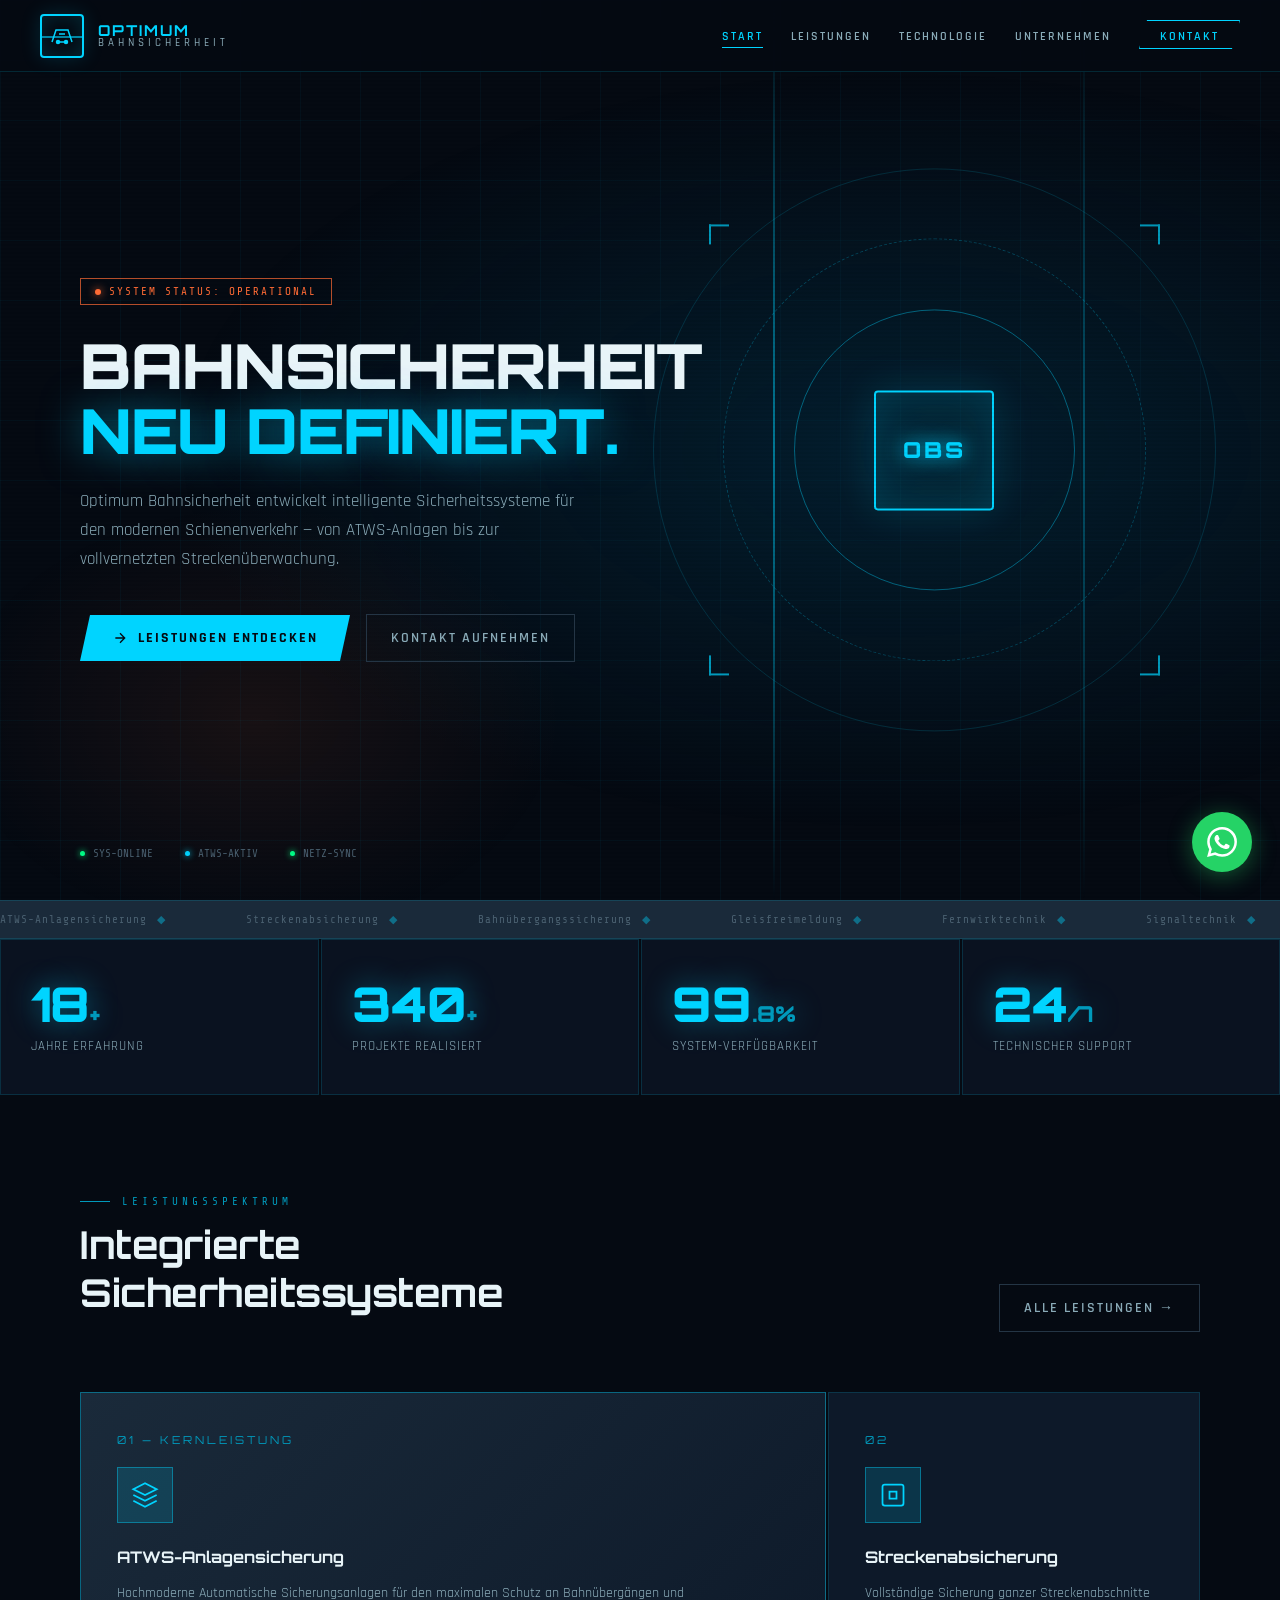
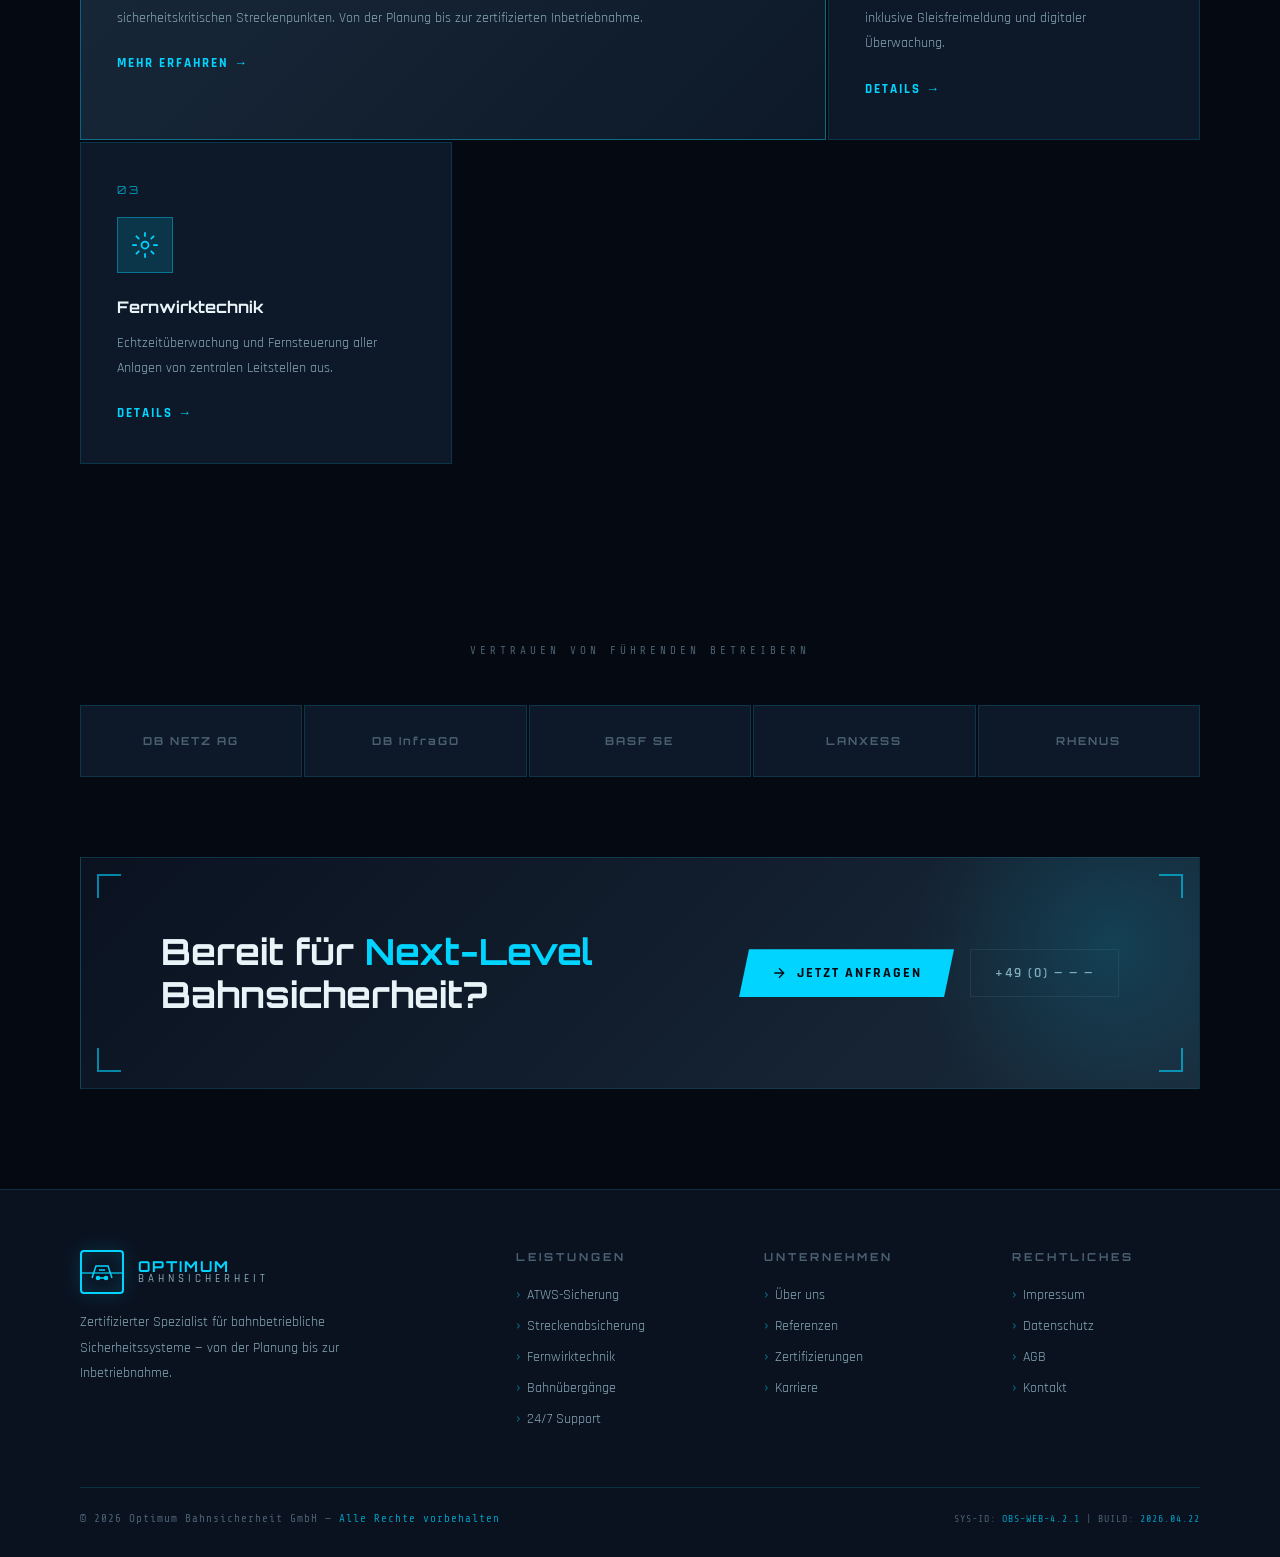
<file: index.html>
<!DOCTYPE html>
<html lang="de">
<head>
<meta charset="UTF-8">
<meta name="viewport" content="width=device-width, initial-scale=1.0">
<title>Optimum Bahnsicherheit – Next-Level Rail Security</title>
<link rel="stylesheet" href="shared.css">
<style>
  /* HERO */
  .hero {
    min-height: 100vh; display: flex; align-items: center;
    position: relative; overflow: hidden; padding: 120px 80px 80px;
  }
  .hero-bg {
    position: absolute; inset: 0;
    background: radial-gradient(ellipse 80% 60% at 70% 50%, rgba(0,60,90,0.4) 0%, transparent 70%),
                radial-gradient(ellipse 40% 40% at 20% 80%, rgba(255,107,53,0.08) 0%, transparent 60%);
  }
  .rail-lines { position: absolute; right: 0; top: 0; bottom: 0; width: 55%; overflow: hidden; }
  .rail-lines::before, .rail-lines::after {
    content: ''; position: absolute;
    background: linear-gradient(180deg, transparent, var(--cyan-dim) 30%, var(--cyan) 50%, var(--cyan-dim) 70%, transparent);
    width: 2px; top: 0; bottom: 0; animation: railpulse 3s ease-in-out infinite;
  }
  .rail-lines::before { left: 28%; animation-delay: 0s; opacity: 0.5; }
  .rail-lines::after  { left: 72%; animation-delay: 1.5s; opacity: 0.3; }
  @keyframes railpulse { 0%, 100% { opacity: 0.2; } 50% { opacity: 0.8; } }

  .rail-hud {
    position: absolute; right: 5%; top: 50%; transform: translateY(-50%);
    width: 44%; aspect-ratio: 1; display: flex; align-items: center; justify-content: center;
  }
  .hud-ring { position: absolute; border-radius: 50%; border: 1px solid; animation: rotate-ring 20s linear infinite; }
  .hud-ring:nth-child(1) { width: 100%; height: 100%; border-color: rgba(0,212,255,0.15); animation-duration: 30s; }
  .hud-ring:nth-child(2) { width: 75%; height: 75%; border-color: rgba(0,212,255,0.25); animation-duration: 20s; animation-direction: reverse; border-style: dashed; }
  .hud-ring:nth-child(3) { width: 50%; height: 50%; border-color: rgba(0,212,255,0.4); animation-duration: 15s; }
  @keyframes rotate-ring { from { transform: rotate(0deg); } to { transform: rotate(360deg); } }
  .hud-center {
    position: relative; z-index: 2; width: 120px; height: 120px;
    border: 2px solid var(--cyan); border-radius: 4px;
    display: flex; align-items: center; justify-content: center;
    background: rgba(0,212,255,0.05);
    box-shadow: 0 0 40px var(--cyan-glow), inset 0 0 40px var(--cyan-glow);
  }
  .hud-center-text { font-family: 'Orbitron', sans-serif; font-size: 22px; font-weight: 900; color: var(--cyan); letter-spacing: 3px; text-shadow: 0 0 20px var(--cyan); }
  .hud-corner { position: absolute; width: 20px; height: 20px; border-color: var(--cyan); border-style: solid; opacity: 0.7; }
  .hud-corner.tl { top: 10%; left: 10%; border-width: 2px 0 0 2px; }
  .hud-corner.tr { top: 10%; right: 10%; border-width: 2px 2px 0 0; }
  .hud-corner.bl { bottom: 10%; left: 10%; border-width: 0 0 2px 2px; }
  .hud-corner.br { bottom: 10%; right: 10%; border-width: 0 2px 2px 0; }

  .hero-content { position: relative; z-index: 2; max-width: 620px; }
  .hero-badge {
    display: inline-flex; align-items: center; gap: 8px;
    border: 1px solid var(--orange-dim); padding: 6px 14px; margin-bottom: 28px;
    font-family: 'Share Tech Mono', monospace; font-size: 11px; color: var(--orange); letter-spacing: 2px;
    animation: fadeUp 0.6s ease 0.2s both;
  }
  .hero-title {
    font-family: 'Orbitron', sans-serif; font-size: clamp(38px, 5vw, 62px);
    font-weight: 900; line-height: 1.05; letter-spacing: -1px; margin-bottom: 10px;
    animation: fadeUp 0.6s ease 0.4s both;
  }
  .hero-title .line2 { color: var(--cyan); text-shadow: 0 0 40px rgba(0,212,255,0.5); display: block; }
  .hero-sub { font-size: 17px; color: var(--grey); line-height: 1.7; margin: 24px 0 40px; max-width: 500px; animation: fadeUp 0.6s ease 0.6s both; }
  .hero-actions { display: flex; gap: 16px; align-items: center; animation: fadeUp 0.6s ease 0.8s both; }
  @keyframes fadeUp { from { opacity: 0; transform: translateY(30px); } to { opacity: 1; transform: translateY(0); } }

  .status-bar {
    position: absolute; bottom: 40px; left: 80px;
    display: flex; gap: 32px; font-family: 'Share Tech Mono', monospace;
    font-size: 11px; color: var(--grey-dark);
  }
  .status-item { display: flex; align-items: center; gap: 8px; }
  .status-dot { width: 5px; height: 5px; border-radius: 50%; background: #00ff88; box-shadow: 0 0 6px #00ff88; animation: blink 2s ease-in-out infinite; }
  @keyframes blink { 0%, 100% { opacity: 1; } 50% { opacity: 0.2; } }

  /* STATS */
  .stats { position: relative; z-index: 2; display: grid; grid-template-columns: repeat(4, 1fr); gap: 2px; }
  .stat-block { background: var(--bg-panel); border: 1px solid var(--border); padding: 40px 30px; position: relative; overflow: hidden; }
  .stat-block::after { content: ''; position: absolute; bottom: 0; left: 0; right: 0; height: 2px; background: linear-gradient(90deg, transparent, var(--cyan), transparent); transform: scaleX(0); transition: transform 0.4s; }
  .stat-block:hover::after { transform: scaleX(1); }
  .stat-num { font-family: 'Orbitron', sans-serif; font-size: 48px; font-weight: 900; color: var(--cyan); line-height: 1; text-shadow: 0 0 30px rgba(0,212,255,0.4); }
  .stat-unit { font-size: 22px; color: var(--cyan-dim); }
  .stat-label { font-size: 13px; color: var(--grey); letter-spacing: 1px; margin-top: 10px; text-transform: uppercase; }

  /* SERVICES TEASER */
  .services-teaser { position: relative; z-index: 2; padding: 100px 80px; }
  .services-header { display: flex; justify-content: space-between; align-items: flex-end; margin-bottom: 60px; }
  .services-grid { display: grid; grid-template-columns: repeat(3, 1fr); gap: 2px; }
  .service-card { background: var(--bg-card); border: 1px solid var(--border); padding: 40px 36px; position: relative; overflow: hidden; transition: all 0.3s; cursor: pointer; }
  .service-card::before { content: ''; position: absolute; inset: 0; background: linear-gradient(135deg, var(--cyan-glow), transparent); opacity: 0; transition: opacity 0.3s; }
  .service-card:hover { border-color: var(--border-bright); transform: translateY(-4px); box-shadow: 0 20px 60px rgba(0,0,0,0.5), 0 0 40px var(--cyan-glow); }
  .service-card:hover::before { opacity: 1; }
  .service-card.featured { grid-column: span 2; background: linear-gradient(135deg, var(--steel) 0%, var(--bg-card) 100%); border-color: var(--border-bright); }
  .card-num { font-family: 'Orbitron', sans-serif; font-size: 11px; color: var(--cyan-dim); letter-spacing: 3px; margin-bottom: 20px; }
  .card-icon { width: 56px; height: 56px; border: 1px solid var(--border-bright); display: flex; align-items: center; justify-content: center; margin-bottom: 24px; background: var(--cyan-glow); }
  .card-icon svg { width: 28px; height: 28px; stroke: var(--cyan); fill: none; stroke-width: 1.5; }
  .card-title { font-family: 'Orbitron', sans-serif; font-size: 16px; font-weight: 700; margin-bottom: 14px; }
  .card-desc { font-size: 14px; color: var(--grey); line-height: 1.8; }
  .card-link { display: inline-flex; align-items: center; gap: 8px; margin-top: 24px; font-size: 13px; font-weight: 700; letter-spacing: 2px; text-transform: uppercase; color: var(--cyan); text-decoration: none; transition: gap 0.2s; }
  .card-link:hover { gap: 14px; }

  /* CTA BANNER */
  .cta { position: relative; z-index: 2; padding: 0 80px 100px; }
  .cta-inner { border: 1px solid var(--border); background: linear-gradient(135deg, var(--bg-panel) 0%, var(--steel) 100%); padding: 72px 80px; display: flex; justify-content: space-between; align-items: center; gap: 40px; position: relative; overflow: hidden; }
  .cta-inner::before { content: ''; position: absolute; top: -50%; right: -10%; width: 400px; height: 400px; border-radius: 50%; background: radial-gradient(circle, var(--cyan-glow) 0%, transparent 70%); pointer-events: none; }
  .cta-corner { position: absolute; width: 24px; height: 24px; border-color: var(--cyan); border-style: solid; opacity: 0.6; }
  .cta-corner.tl { top: 16px; left: 16px; border-width: 2px 0 0 2px; }
  .cta-corner.tr { top: 16px; right: 16px; border-width: 2px 2px 0 0; }
  .cta-corner.bl { bottom: 16px; left: 16px; border-width: 0 0 2px 2px; }
  .cta-corner.br { bottom: 16px; right: 16px; border-width: 0 2px 2px 0; }
  .cta-title { font-family: 'Orbitron', sans-serif; font-size: clamp(22px, 3vw, 36px); font-weight: 700; line-height: 1.2; max-width: 500px; }
  .cta-title span { color: var(--cyan); }

  /* CLIENTS */
  .clients { position: relative; z-index: 2; padding: 80px; text-align: center; }
  .clients-label { font-family: 'Share Tech Mono', monospace; font-size: 11px; color: var(--grey-dark); letter-spacing: 4px; text-transform: uppercase; margin-bottom: 48px; }
  .clients-grid { display: grid; grid-template-columns: repeat(5, 1fr); gap: 2px; }
  .client-box { border: 1px solid var(--border); padding: 28px 20px; display: flex; align-items: center; justify-content: center; background: var(--bg-card); transition: all 0.2s; }
  .client-box:hover { border-color: var(--border-bright); background: var(--steel); }
  .client-name { font-family: 'Orbitron', sans-serif; font-size: 11px; color: var(--grey-dark); letter-spacing: 2px; font-weight: 700; transition: color 0.2s; }
  .client-box:hover .client-name { color: var(--cyan); }

  @media (max-width: 900px) {
    .hero { padding: 100px 24px 80px; }
    .rail-hud { display: none; }
    .stats { grid-template-columns: 1fr 1fr; }
    .services-teaser { padding: 60px 24px; }
    .services-grid { grid-template-columns: 1fr; }
    .service-card.featured { grid-column: auto; }
    .services-header { flex-direction: column; align-items: flex-start; gap: 16px; }
    .cta { padding: 0 24px 60px; }
    .cta-inner { flex-direction: column; padding: 40px 24px; }
    .clients { padding: 60px 24px; }
    .clients-grid { grid-template-columns: repeat(3, 1fr); }
    .status-bar { left: 24px; bottom: 24px; gap: 16px; }
  }
</style>
</head>
<body>

<!-- NAV -->
<nav>
  <a href="index.html" class="nav-logo">
    <div class="logo-icon">
      <svg width="24" height="24" viewBox="0 0 24 24" fill="none" stroke="#00d4ff" stroke-width="1.5">
        <path d="M2 18L6 6h12l4 12"/><path d="M6 18h12"/><path d="M9 10h6"/>
        <circle cx="8" cy="18" r="1.5" fill="#00d4ff"/><circle cx="16" cy="18" r="1.5" fill="#00d4ff"/>
      </svg>
    </div>
    <div class="logo-text">
      <span class="logo-top">OPTIMUM</span>
      <span class="logo-bottom">Bahnsicherheit</span>
    </div>
  </a>
  <button class="nav-mobile-toggle" onclick="document.querySelector('.nav-links').classList.toggle('open')">☰</button>
  <ul class="nav-links">
    <li><a href="index.html" class="active">Start</a></li>
    <li><a href="leistungen.html">Leistungen</a></li>
    <li><a href="technologie.html">Technologie</a></li>
    <li><a href="unternehmen.html">Unternehmen</a></li>
    <li><a href="kontakt.html" class="nav-cta">Kontakt</a></li>
  </ul>
</nav>

<!-- HERO -->
<section class="hero">
  <div class="hero-bg"></div>
  <div class="rail-lines"></div>
  <div class="rail-hud">
    <div class="hud-ring"></div><div class="hud-ring"></div><div class="hud-ring"></div>
    <div class="hud-corner tl"></div><div class="hud-corner tr"></div>
    <div class="hud-corner bl"></div><div class="hud-corner br"></div>
    <div class="hud-center"><span class="hud-center-text">OBS</span></div>
  </div>
  <div class="hero-content">
    <div class="hero-badge"><span class="badge-dot"></span> SYSTEM STATUS: OPERATIONAL</div>
    <h1 class="hero-title">
      <span class="line1">BAHNSICHERHEIT</span>
      <span class="line2">NEU DEFINIERT.</span>
    </h1>
    <p class="hero-sub">Optimum Bahnsicherheit entwickelt intelligente Sicherheitssysteme für den modernen Schienenverkehr — von ATWS-Anlagen bis zur vollvernetzten Streckenüberwachung.</p>
    <div class="hero-actions">
      <a href="leistungen.html" class="btn-primary">
        <svg width="16" height="16" viewBox="0 0 24 24" fill="none" stroke="currentColor" stroke-width="2"><path d="M5 12h14M12 5l7 7-7 7"/></svg>
        Leistungen entdecken
      </a>
      <a href="kontakt.html" class="btn-secondary">Kontakt aufnehmen</a>
    </div>
  </div>
  <div class="status-bar">
    <div class="status-item"><span class="status-dot"></span> SYS-ONLINE</div>
    <div class="status-item"><span class="status-dot" style="background:#00d4ff;box-shadow:0 0 6px #00d4ff;animation-delay:0.5s"></span> ATWS-AKTIV</div>
    <div class="status-item"><span class="status-dot" style="animation-delay:1s"></span> NETZ-SYNC</div>
  </div>
</section>

<!-- TICKER -->
<div class="ticker">
  <div class="ticker-inner">
    <span class="ticker-item">ATWS-Anlagensicherung <span class="ticker-sep">◆</span></span>
    <span class="ticker-item">Streckenabsicherung <span class="ticker-sep">◆</span></span>
    <span class="ticker-item">Bahnübergangssicherung <span class="ticker-sep">◆</span></span>
    <span class="ticker-item">Gleisfreimeldung <span class="ticker-sep">◆</span></span>
    <span class="ticker-item">Fernwirktechnik <span class="ticker-sep">◆</span></span>
    <span class="ticker-item">Signaltechnik <span class="ticker-sep">◆</span></span>
    <span class="ticker-item">Digitale Leitstellen <span class="ticker-sep">◆</span></span>
    <span class="ticker-item">24/7 Monitoring <span class="ticker-sep">◆</span></span>
    <span class="ticker-item">ATWS-Anlagensicherung <span class="ticker-sep">◆</span></span>
    <span class="ticker-item">Streckenabsicherung <span class="ticker-sep">◆</span></span>
    <span class="ticker-item">Bahnübergangssicherung <span class="ticker-sep">◆</span></span>
    <span class="ticker-item">Gleisfreimeldung <span class="ticker-sep">◆</span></span>
    <span class="ticker-item">Fernwirktechnik <span class="ticker-sep">◆</span></span>
    <span class="ticker-item">Signaltechnik <span class="ticker-sep">◆</span></span>
    <span class="ticker-item">Digitale Leitstellen <span class="ticker-sep">◆</span></span>
    <span class="ticker-item">24/7 Monitoring <span class="ticker-sep">◆</span></span>
  </div>
</div>

<!-- STATS -->
<div class="stats">
  <div class="stat-block"><div class="stat-num">18<span class="stat-unit">+</span></div><div class="stat-label">Jahre Erfahrung</div></div>
  <div class="stat-block"><div class="stat-num">340<span class="stat-unit">+</span></div><div class="stat-label">Projekte realisiert</div></div>
  <div class="stat-block"><div class="stat-num">99<span class="stat-unit">.8%</span></div><div class="stat-label">System-Verfügbarkeit</div></div>
  <div class="stat-block"><div class="stat-num">24<span class="stat-unit">/7</span></div><div class="stat-label">Technischer Support</div></div>
</div>

<!-- SERVICES TEASER -->
<section class="services-teaser">
  <div class="services-header">
    <div>
      <div class="section-label">Leistungsspektrum</div>
      <h2 class="section-title">Integrierte<br>Sicherheitssysteme</h2>
    </div>
    <a href="leistungen.html" class="btn-secondary">Alle Leistungen →</a>
  </div>
  <div class="services-grid">
    <div class="service-card featured">
      <div class="card-num">01 — KERNLEISTUNG</div>
      <div class="card-icon"><svg viewBox="0 0 24 24"><path d="M12 2L2 7l10 5 10-5-10-5z"/><path d="M2 17l10 5 10-5"/><path d="M2 12l10 5 10-5"/></svg></div>
      <h3 class="card-title">ATWS-Anlagensicherung</h3>
      <p class="card-desc">Hochmoderne Automatische Sicherungsanlagen für den maximalen Schutz an Bahnübergängen und sicherheitskritischen Streckenpunkten. Von der Planung bis zur zertifizierten Inbetriebnahme.</p>
      <a href="leistungen.html" class="card-link">Mehr erfahren →</a>
    </div>
    <div class="service-card">
      <div class="card-num">02</div>
      <div class="card-icon"><svg viewBox="0 0 24 24"><rect x="3" y="3" width="18" height="18" rx="2"/><path d="M9 9h6v6H9z"/></svg></div>
      <h3 class="card-title">Streckenabsicherung</h3>
      <p class="card-desc">Vollständige Sicherung ganzer Streckenabschnitte inklusive Gleisfreimeldung und digitaler Überwachung.</p>
      <a href="leistungen.html" class="card-link">Details →</a>
    </div>
    <div class="service-card">
      <div class="card-num">03</div>
      <div class="card-icon"><svg viewBox="0 0 24 24"><circle cx="12" cy="12" r="3"/><path d="M12 1v4M12 19v4M4.22 4.22l2.83 2.83M16.95 16.95l2.83 2.83M1 12h4M19 12h4M4.22 19.78l2.83-2.83M16.95 7.05l2.83-2.83"/></svg></div>
      <h3 class="card-title">Fernwirktechnik</h3>
      <p class="card-desc">Echtzeitüberwachung und Fernsteuerung aller Anlagen von zentralen Leitstellen aus.</p>
      <a href="leistungen.html" class="card-link">Details →</a>
    </div>
  </div>
</section>

<!-- CLIENTS -->
<section class="clients">
  <div class="clients-label">Vertrauen von führenden Betreibern</div>
  <div class="clients-grid">
    <div class="client-box"><span class="client-name">DB NETZ AG</span></div>
    <div class="client-box"><span class="client-name">DB InfraGO</span></div>
    <div class="client-box"><span class="client-name">BASF SE</span></div>
    <div class="client-box"><span class="client-name">LANXESS</span></div>
    <div class="client-box"><span class="client-name">RHENUS</span></div>
  </div>
</section>

<!-- CTA -->
<section class="cta">
  <div class="cta-inner">
    <div class="cta-corner tl"></div><div class="cta-corner tr"></div>
    <div class="cta-corner bl"></div><div class="cta-corner br"></div>
    <h2 class="cta-title">Bereit für <span>Next-Level</span><br>Bahnsicherheit?</h2>
    <div style="display:flex;gap:16px;flex-wrap:wrap;">
      <a href="kontakt.html" class="btn-primary">
        <svg width="16" height="16" viewBox="0 0 24 24" fill="none" stroke="currentColor" stroke-width="2"><path d="M5 12h14M12 5l7 7-7 7"/></svg>
        Jetzt anfragen
      </a>
      <a href="tel:+49000000000" class="btn-secondary">+49 (0) — — —</a>
    </div>
  </div>
</section>

<!-- FOOTER -->
<footer>
  <div class="footer-grid">
    <div class="footer-brand">
      <a href="index.html" class="nav-logo">
        <div class="logo-icon"><svg width="24" height="24" viewBox="0 0 24 24" fill="none" stroke="#00d4ff" stroke-width="1.5"><path d="M2 18L6 6h12l4 12"/><path d="M6 18h12"/><path d="M9 10h6"/><circle cx="8" cy="18" r="1.5" fill="#00d4ff"/><circle cx="16" cy="18" r="1.5" fill="#00d4ff"/></svg></div>
        <div class="logo-text"><span class="logo-top">OPTIMUM</span><span class="logo-bottom">Bahnsicherheit</span></div>
      </a>
      <p>Zertifizierter Spezialist für bahnbetriebliche Sicherheitssysteme — von der Planung bis zur Inbetriebnahme.</p>
    </div>
    <div class="footer-col"><h4>Leistungen</h4><ul><li><a href="leistungen.html">ATWS-Sicherung</a></li><li><a href="leistungen.html">Streckenabsicherung</a></li><li><a href="leistungen.html">Fernwirktechnik</a></li><li><a href="leistungen.html">Bahnübergänge</a></li><li><a href="leistungen.html">24/7 Support</a></li></ul></div>
    <div class="footer-col"><h4>Unternehmen</h4><ul><li><a href="unternehmen.html">Über uns</a></li><li><a href="unternehmen.html">Referenzen</a></li><li><a href="unternehmen.html">Zertifizierungen</a></li><li><a href="kontakt.html">Karriere</a></li></ul></div>
    <div class="footer-col"><h4>Rechtliches</h4><ul><li><a href="#">Impressum</a></li><li><a href="#">Datenschutz</a></li><li><a href="#">AGB</a></li><li><a href="kontakt.html">Kontakt</a></li></ul></div>
  </div>
  <div class="footer-bottom">
    <p>© 2026 Optimum Bahnsicherheit GmbH — <span>Alle Rechte vorbehalten</span></p>
    <p style="font-family:'Share Tech Mono',monospace;font-size:10px;color:var(--grey-dark);">SYS-ID: <span style="color:var(--cyan-dim);">OBS-WEB-4.2.1</span> | BUILD: <span style="color:var(--cyan-dim);">2026.04.22</span></p>
  </div>
</footer>

<!-- WHATSAPP WIDGET -->
<div class="wa-widget">
  <div class="wa-popup" id="waPopup">
    <button class="wa-close" onclick="toggleWA()">✕</button>
    <div class="wa-popup-header">
      <div class="wa-avatar">🚂</div>
      <div class="wa-header-text">
        <strong>Optimum Bahnsicherheit</strong>
        <span><span class="wa-status-dot"></span> Online — Antwort in Minuten</span>
      </div>
    </div>
    <div class="wa-chat-area">
      <div class="wa-bubble">
        Hallo! 👋 Wie können wir Ihnen helfen? Schreiben Sie uns direkt — unser Team antwortet schnell.
        <span class="wa-bubble-time">Heute, 08:00 Uhr</span>
      </div>
    </div>
    <div class="wa-input-area">
      <input class="wa-input" type="text" placeholder="Ihre Nachricht ..." id="waInput" onkeydown="if(event.key==='Enter')sendWA()">
      <button class="wa-send" onclick="sendWA()">
        <svg width="18" height="18" viewBox="0 0 24 24" fill="none" stroke="white" stroke-width="2"><line x1="22" y1="2" x2="11" y2="13"/><polygon points="22 2 15 22 11 13 2 9 22 2" fill="white" stroke="none"/></svg>
      </button>
    </div>
  </div>
  <button class="wa-btn" onclick="toggleWA()" title="WhatsApp Chat">
    <svg width="30" height="30" viewBox="0 0 24 24" fill="white">
      <path d="M17.472 14.382c-.297-.149-1.758-.867-2.03-.967-.273-.099-.471-.148-.67.15-.197.297-.767.966-.94 1.164-.173.199-.347.223-.644.075-.297-.15-1.255-.463-2.39-1.475-.883-.788-1.48-1.761-1.653-2.059-.173-.297-.018-.458.13-.606.134-.133.298-.347.446-.52.149-.174.198-.298.298-.497.099-.198.05-.371-.025-.52-.075-.149-.669-1.612-.916-2.207-.242-.579-.487-.5-.669-.51-.173-.008-.371-.01-.57-.01-.198 0-.52.074-.792.372-.272.297-1.04 1.016-1.04 2.479 0 1.462 1.065 2.875 1.213 3.074.149.198 2.096 3.2 5.077 4.487.709.306 1.262.489 1.694.625.712.227 1.36.195 1.871.118.571-.085 1.758-.719 2.006-1.413.248-.694.248-1.289.173-1.413-.074-.124-.272-.198-.57-.347m-5.421 7.403h-.004a9.87 9.87 0 01-5.031-1.378l-.361-.214-3.741.982.998-3.648-.235-.374a9.86 9.86 0 01-1.51-5.26c.001-5.45 4.436-9.884 9.888-9.884 2.64 0 5.122 1.03 6.988 2.898a9.825 9.825 0 012.893 6.994c-.003 5.45-4.437 9.884-9.885 9.884m8.413-18.297A11.815 11.815 0 0012.05 0C5.495 0 .16 5.335.157 11.892c0 2.096.547 4.142 1.588 5.945L.057 24l6.305-1.654a11.882 11.882 0 005.683 1.448h.005c6.554 0 11.89-5.335 11.893-11.893a11.821 11.821 0 00-3.48-8.413z"/>
    </svg>
  </button>
</div>

<script>
function toggleWA() {
  const popup = document.getElementById('waPopup');
  popup.classList.toggle('open');
}
function sendWA() {
  const input = document.getElementById('waInput');
  const msg = input.value.trim();
  if (!msg) return;
  // Redirect to WhatsApp with the message
  const phone = '49YOURPHONENUMBER'; // ← Nummer hier eintragen
  const url = `https://wa.me/${phone}?text=${encodeURIComponent(msg)}`;
  window.open(url, '_blank');
  input.value = '';
}
</script>
</body>
</html>
</file>
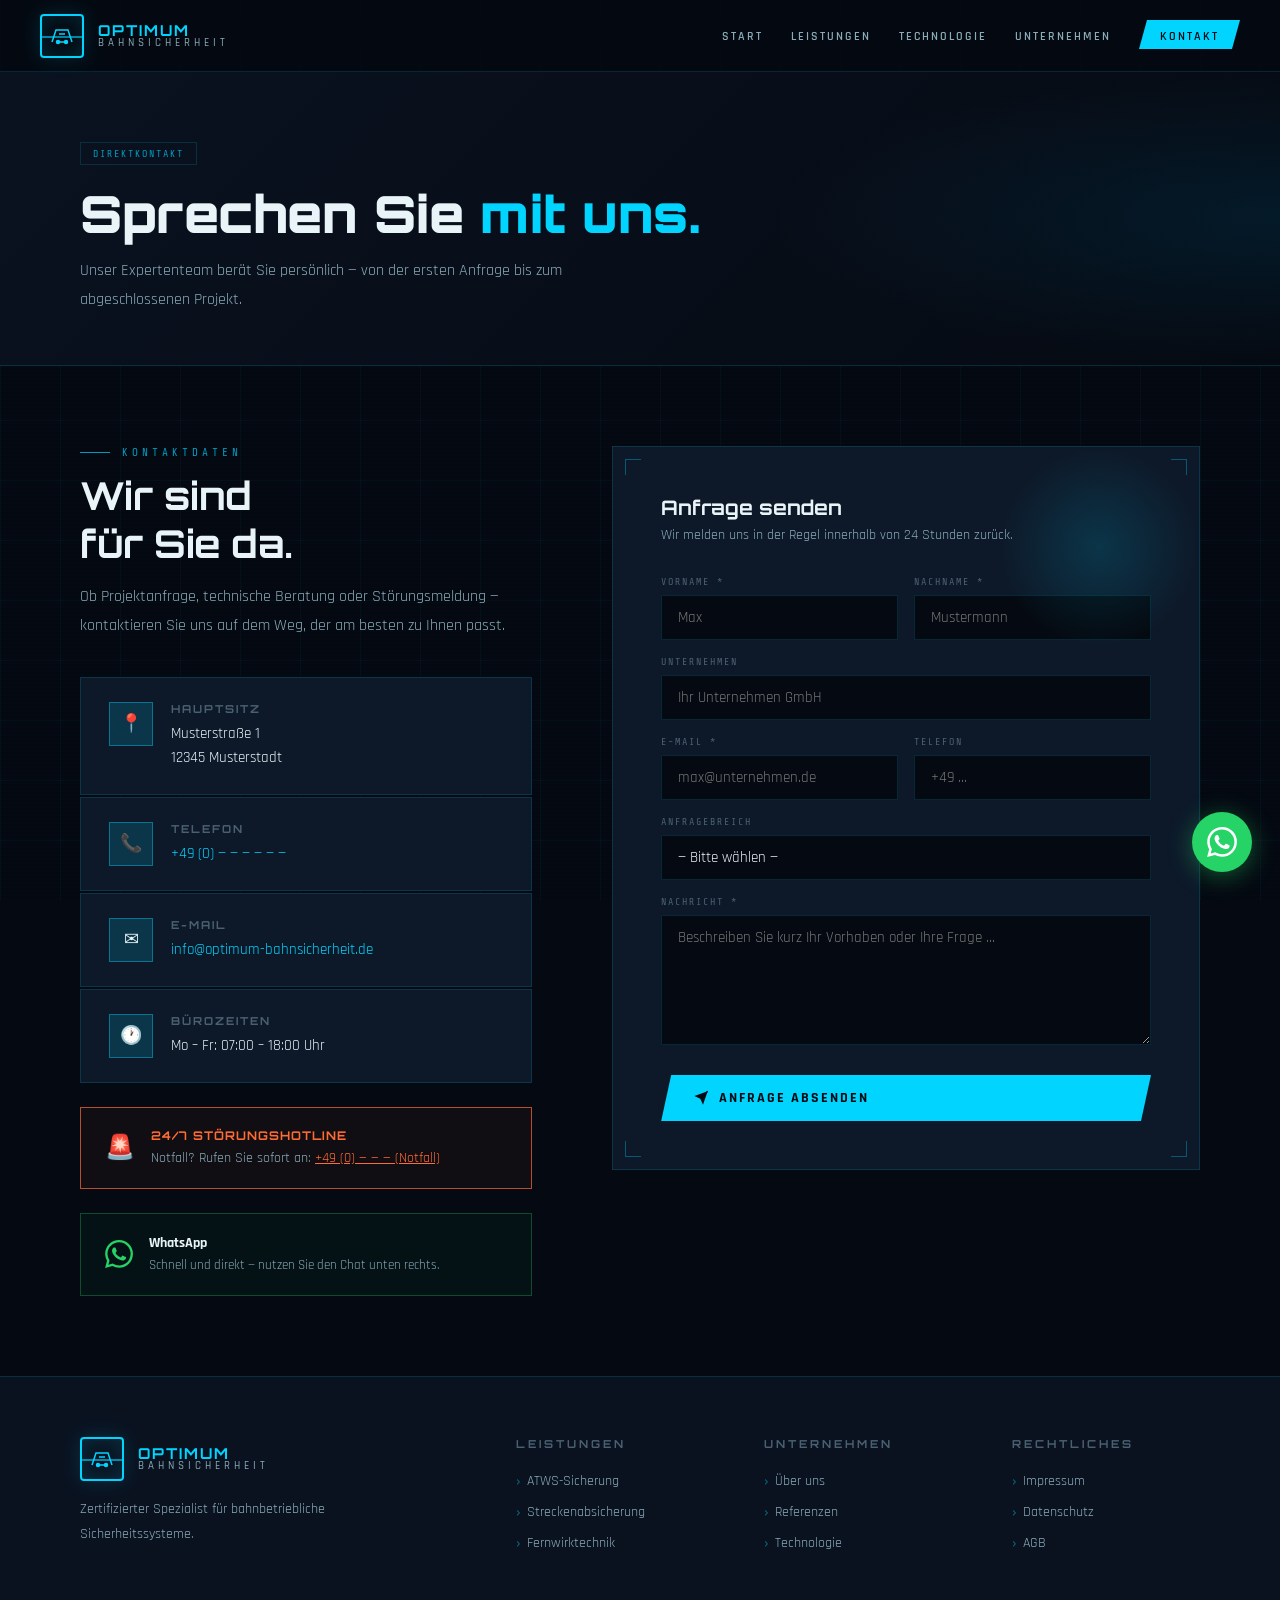
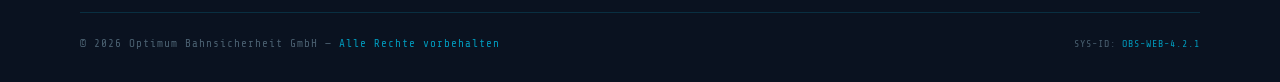
<file: kontakt.html>
<!DOCTYPE html>
<html lang="de">
<head>
<meta charset="UTF-8">
<meta name="viewport" content="width=device-width, initial-scale=1.0">
<title>Kontakt – Optimum Bahnsicherheit</title>
<link rel="stylesheet" href="shared.css">
<style>
  .contact-main { position: relative; z-index: 2; padding: 80px; display: grid; grid-template-columns: 1fr 1.3fr; gap: 80px; align-items: start; }

  /* Contact info blocks */
  .contact-blocks { display: flex; flex-direction: column; gap: 2px; margin-top: 36px; }
  .contact-block { background: var(--bg-card); border: 1px solid var(--border); padding: 24px 28px; display: flex; align-items: flex-start; gap: 18px; transition: border-color 0.2s; }
  .contact-block:hover { border-color: var(--border-bright); }
  .contact-block-icon { width: 44px; height: 44px; border: 1px solid var(--border-bright); display: flex; align-items: center; justify-content: center; flex-shrink: 0; background: var(--cyan-glow); font-size: 18px; }
  .contact-block-text strong { display: block; font-family: 'Orbitron', sans-serif; font-size: 11px; letter-spacing: 2px; color: var(--grey-dark); text-transform: uppercase; margin-bottom: 6px; }
  .contact-block-text span { font-size: 15px; color: var(--white); line-height: 1.6; }
  .contact-block-text a { color: var(--cyan); text-decoration: none; }
  .contact-block-text a:hover { text-decoration: underline; }

  /* Emergency badge */
  .emergency-box { margin-top: 24px; border: 1px solid var(--orange-dim); background: rgba(255,107,53,0.05); padding: 20px 24px; display: flex; align-items: center; gap: 16px; }
  .emergency-icon { font-size: 24px; }
  .emergency-text strong { display: block; font-family: 'Orbitron', sans-serif; font-size: 12px; color: var(--orange); letter-spacing: 1px; margin-bottom: 4px; }
  .emergency-text span { font-size: 14px; color: var(--grey); }

  /* FORM */
  .contact-form-wrap { background: var(--bg-card); border: 1px solid var(--border); padding: 48px; position: relative; overflow: hidden; }
  .contact-form-wrap::before { content: ''; position: absolute; top: 0; right: 0; width: 200px; height: 200px; background: radial-gradient(circle, var(--cyan-glow), transparent 70%); pointer-events: none; }
  .form-corner { position: absolute; width: 16px; height: 16px; border-color: var(--cyan-dim); border-style: solid; opacity: 0.5; }
  .form-corner.tl { top: 12px; left: 12px; border-width: 1px 0 0 1px; }
  .form-corner.tr { top: 12px; right: 12px; border-width: 1px 1px 0 0; }
  .form-corner.bl { bottom: 12px; left: 12px; border-width: 0 0 1px 1px; }
  .form-corner.br { bottom: 12px; right: 12px; border-width: 0 1px 1px 0; }

  .form-title { font-family: 'Orbitron', sans-serif; font-size: 20px; font-weight: 700; margin-bottom: 6px; }
  .form-subtitle { font-size: 14px; color: var(--grey); margin-bottom: 32px; }

  .form-row { display: grid; grid-template-columns: 1fr 1fr; gap: 16px; }
  .form-group { margin-bottom: 16px; }
  .form-group label { display: block; font-family: 'Share Tech Mono', monospace; font-size: 10px; letter-spacing: 2px; color: var(--grey-dark); text-transform: uppercase; margin-bottom: 8px; }
  .form-group input, .form-group textarea, .form-group select {
    width: 100%; background: var(--bg-deep); border: 1px solid var(--border);
    color: var(--white); padding: 12px 16px; font-family: 'Rajdhani', sans-serif;
    font-size: 15px; outline: none; transition: border-color 0.2s; appearance: none;
  }
  .form-group input:focus, .form-group textarea:focus, .form-group select:focus { border-color: var(--cyan); box-shadow: 0 0 0 2px var(--cyan-glow); }
  .form-group textarea { height: 130px; resize: vertical; }
  .form-group select { background: var(--bg-deep); cursor: pointer; }
  .form-group select option { background: var(--bg-panel); }

  .form-submit { width: 100%; margin-top: 8px; }

  /* Success message */
  .form-success { display: none; text-align: center; padding: 32px; }
  .form-success.show { display: block; }
  .success-icon { font-size: 48px; margin-bottom: 16px; }
  .success-title { font-family: 'Orbitron', sans-serif; font-size: 18px; color: var(--cyan); margin-bottom: 8px; }
  .success-text { font-size: 14px; color: var(--grey); }

  @media (max-width: 900px) {
    .contact-main { padding: 40px 24px; grid-template-columns: 1fr; gap: 40px; }
    .form-row { grid-template-columns: 1fr; }
    .contact-form-wrap { padding: 28px 20px; }
  }
</style>
</head>
<body>
<nav>
  <a href="index.html" class="nav-logo">
    <div class="logo-icon"><svg width="24" height="24" viewBox="0 0 24 24" fill="none" stroke="#00d4ff" stroke-width="1.5"><path d="M2 18L6 6h12l4 12"/><path d="M6 18h12"/><path d="M9 10h6"/><circle cx="8" cy="18" r="1.5" fill="#00d4ff"/><circle cx="16" cy="18" r="1.5" fill="#00d4ff"/></svg></div>
    <div class="logo-text"><span class="logo-top">OPTIMUM</span><span class="logo-bottom">Bahnsicherheit</span></div>
  </a>
  <button class="nav-mobile-toggle" onclick="document.querySelector('.nav-links').classList.toggle('open')">☰</button>
  <ul class="nav-links">
    <li><a href="index.html">Start</a></li>
    <li><a href="leistungen.html">Leistungen</a></li>
    <li><a href="technologie.html">Technologie</a></li>
    <li><a href="unternehmen.html">Unternehmen</a></li>
    <li><a href="kontakt.html" class="nav-cta active" style="background:var(--cyan);color:var(--bg-deep)!important;">Kontakt</a></li>
  </ul>
</nav>

<div class="page-content">
  <div class="page-hero">
    <div class="page-hero-badge">DIREKTKONTAKT</div>
    <h1>Sprechen Sie <span>mit uns.</span></h1>
    <p>Unser Expertenteam berät Sie persönlich — von der ersten Anfrage bis zum abgeschlossenen Projekt.</p>
  </div>

  <section class="contact-main">
    <!-- LEFT: Info -->
    <div>
      <div class="section-label">Kontaktdaten</div>
      <h2 class="section-title">Wir sind<br>für Sie da.</h2>
      <p class="section-desc">Ob Projektanfrage, technische Beratung oder Störungsmeldung — kontaktieren Sie uns auf dem Weg, der am besten zu Ihnen passt.</p>

      <div class="contact-blocks">
        <div class="contact-block">
          <div class="contact-block-icon">📍</div>
          <div class="contact-block-text">
            <strong>Hauptsitz</strong>
            <span>Musterstraße 1<br>12345 Musterstadt</span>
          </div>
        </div>
        <div class="contact-block">
          <div class="contact-block-icon">📞</div>
          <div class="contact-block-text">
            <strong>Telefon</strong>
            <span><a href="tel:+49000000000">+49 (0) — — — — — —</a></span>
          </div>
        </div>
        <div class="contact-block">
          <div class="contact-block-icon">✉</div>
          <div class="contact-block-text">
            <strong>E-Mail</strong>
            <span><a href="mailto:info@optimum-bahnsicherheit.de">info@optimum-bahnsicherheit.de</a></span>
          </div>
        </div>
        <div class="contact-block">
          <div class="contact-block-icon">🕐</div>
          <div class="contact-block-text">
            <strong>Bürozeiten</strong>
            <span>Mo – Fr: 07:00 – 18:00 Uhr</span>
          </div>
        </div>
      </div>

      <!-- Emergency -->
      <div class="emergency-box">
        <div class="emergency-icon">🚨</div>
        <div class="emergency-text">
          <strong>24/7 STÖRUNGSHOTLINE</strong>
          <span>Notfall? Rufen Sie sofort an: <a href="tel:+49000000000" style="color:var(--orange);">+49 (0) — — — (Notfall)</a></span>
        </div>
      </div>

      <!-- WA promo -->
      <div style="margin-top:24px;padding:20px 24px;border:1px solid rgba(37,211,102,0.3);background:rgba(37,211,102,0.04);display:flex;align-items:center;gap:16px;">
        <svg width="28" height="28" viewBox="0 0 24 24" fill="#25d366"><path d="M17.472 14.382c-.297-.149-1.758-.867-2.03-.967-.273-.099-.471-.148-.67.15-.197.297-.767.966-.94 1.164-.173.199-.347.223-.644.075-.297-.15-1.255-.463-2.39-1.475-.883-.788-1.48-1.761-1.653-2.059-.173-.297-.018-.458.13-.606.134-.133.298-.347.446-.52.149-.174.198-.298.298-.497.099-.198.05-.371-.025-.52-.075-.149-.669-1.612-.916-2.207-.242-.579-.487-.5-.669-.51-.173-.008-.371-.01-.57-.01-.198 0-.52.074-.792.372-.272.297-1.04 1.016-1.04 2.479 0 1.462 1.065 2.875 1.213 3.074.149.198 2.096 3.2 5.077 4.487.709.306 1.262.489 1.694.625.712.227 1.36.195 1.871.118.571-.085 1.758-.719 2.006-1.413.248-.694.248-1.289.173-1.413-.074-.124-.272-.198-.57-.347m-5.421 7.403h-.004a9.87 9.87 0 01-5.031-1.378l-.361-.214-3.741.982.998-3.648-.235-.374a9.86 9.86 0 01-1.51-5.26c.001-5.45 4.436-9.884 9.888-9.884 2.64 0 5.122 1.03 6.988 2.898a9.825 9.825 0 012.893 6.994c-.003 5.45-4.437 9.884-9.885 9.884m8.413-18.297A11.815 11.815 0 0012.05 0C5.495 0 .16 5.335.157 11.892c0 2.096.547 4.142 1.588 5.945L.057 24l6.305-1.654a11.882 11.882 0 005.683 1.448h.005c6.554 0 11.89-5.335 11.893-11.893a11.821 11.821 0 00-3.48-8.413z"/></svg>
        <div>
          <strong style="display:block;font-size:14px;margin-bottom:2px;">WhatsApp</strong>
          <span style="font-size:13px;color:var(--grey);">Schnell und direkt — nutzen Sie den Chat unten rechts.</span>
        </div>
      </div>
    </div>

    <!-- RIGHT: Form -->
    <div class="contact-form-wrap">
      <div class="form-corner tl"></div><div class="form-corner tr"></div>
      <div class="form-corner bl"></div><div class="form-corner br"></div>

      <div id="formArea">
        <div class="form-title">Anfrage senden</div>
        <div class="form-subtitle">Wir melden uns in der Regel innerhalb von 24 Stunden zurück.</div>

        <div class="form-row">
          <div class="form-group"><label>Vorname *</label><input type="text" placeholder="Max" required></div>
          <div class="form-group"><label>Nachname *</label><input type="text" placeholder="Mustermann" required></div>
        </div>
        <div class="form-group"><label>Unternehmen</label><input type="text" placeholder="Ihr Unternehmen GmbH"></div>
        <div class="form-row">
          <div class="form-group"><label>E-Mail *</label><input type="email" placeholder="max@unternehmen.de" required></div>
          <div class="form-group"><label>Telefon</label><input type="tel" placeholder="+49 ..."></div>
        </div>
        <div class="form-group">
          <label>Anfragebreich</label>
          <select>
            <option value="">— Bitte wählen —</option>
            <option>ATWS-Anlagensicherung</option>
            <option>Streckenabsicherung</option>
            <option>Bahnübergangssicherung</option>
            <option>Fernwirktechnik</option>
            <option>Sicherheitsprüfung / Wartung</option>
            <option>24/7 Entstörungsdienst</option>
            <option>Allgemeine Anfrage</option>
          </select>
        </div>
        <div class="form-group"><label>Nachricht *</label><textarea placeholder="Beschreiben Sie kurz Ihr Vorhaben oder Ihre Frage ..." required></textarea></div>
        <button class="btn-primary form-submit" onclick="submitForm(event)">
          <svg width="16" height="16" viewBox="0 0 24 24" fill="none" stroke="currentColor" stroke-width="2"><line x1="22" y1="2" x2="11" y2="13"/><polygon points="22 2 15 22 11 13 2 9 22 2" fill="currentColor" stroke="none"/></svg>
          Anfrage absenden
        </button>
      </div>

      <div class="form-success" id="formSuccess">
        <div class="success-icon">✅</div>
        <div class="success-title">Anfrage gesendet!</div>
        <p class="success-text">Vielen Dank für Ihre Nachricht. Unser Team meldet sich innerhalb von 24 Stunden bei Ihnen.</p>
      </div>
    </div>
  </section>

  <footer>
    <div class="footer-grid">
      <div class="footer-brand"><a href="index.html" class="nav-logo"><div class="logo-icon"><svg width="24" height="24" viewBox="0 0 24 24" fill="none" stroke="#00d4ff" stroke-width="1.5"><path d="M2 18L6 6h12l4 12"/><path d="M6 18h12"/><path d="M9 10h6"/><circle cx="8" cy="18" r="1.5" fill="#00d4ff"/><circle cx="16" cy="18" r="1.5" fill="#00d4ff"/></svg></div><div class="logo-text"><span class="logo-top">OPTIMUM</span><span class="logo-bottom">Bahnsicherheit</span></div></a><p>Zertifizierter Spezialist für bahnbetriebliche Sicherheitssysteme.</p></div>
      <div class="footer-col"><h4>Leistungen</h4><ul><li><a href="leistungen.html">ATWS-Sicherung</a></li><li><a href="leistungen.html">Streckenabsicherung</a></li><li><a href="leistungen.html">Fernwirktechnik</a></li></ul></div>
      <div class="footer-col"><h4>Unternehmen</h4><ul><li><a href="unternehmen.html">Über uns</a></li><li><a href="unternehmen.html">Referenzen</a></li><li><a href="technologie.html">Technologie</a></li></ul></div>
      <div class="footer-col"><h4>Rechtliches</h4><ul><li><a href="#">Impressum</a></li><li><a href="#">Datenschutz</a></li><li><a href="#">AGB</a></li></ul></div>
    </div>
    <div class="footer-bottom"><p>© 2026 Optimum Bahnsicherheit GmbH — <span>Alle Rechte vorbehalten</span></p><p style="font-family:'Share Tech Mono',monospace;font-size:10px;color:var(--grey-dark);">SYS-ID: <span style="color:var(--cyan-dim);">OBS-WEB-4.2.1</span></p></div>
  </footer>
</div>

<!-- WHATSAPP WIDGET -->
<div class="wa-widget">
  <div class="wa-popup" id="waPopup">
    <button class="wa-close" onclick="toggleWA()">✕</button>
    <div class="wa-popup-header"><div class="wa-avatar">🚂</div><div class="wa-header-text"><strong>Optimum Bahnsicherheit</strong><span><span class="wa-status-dot"></span> Online — Antwort in Minuten</span></div></div>
    <div class="wa-chat-area"><div class="wa-bubble">Hallo! 👋 Wie können wir Ihnen helfen? Schreiben Sie uns direkt!<span class="wa-bubble-time">Heute, 08:00 Uhr</span></div></div>
    <div class="wa-input-area"><input class="wa-input" type="text" placeholder="Ihre Nachricht ..." id="waInput" onkeydown="if(event.key==='Enter')sendWA()"><button class="wa-send" onclick="sendWA()"><svg width="18" height="18" viewBox="0 0 24 24" fill="none" stroke="white" stroke-width="2"><line x1="22" y1="2" x2="11" y2="13"/><polygon points="22 2 15 22 11 13 2 9 22 2" fill="white" stroke="none"/></svg></button></div>
  </div>
  <button class="wa-btn" onclick="toggleWA()"><svg width="30" height="30" viewBox="0 0 24 24" fill="white"><path d="M17.472 14.382c-.297-.149-1.758-.867-2.03-.967-.273-.099-.471-.148-.67.15-.197.297-.767.966-.94 1.164-.173.199-.347.223-.644.075-.297-.15-1.255-.463-2.39-1.475-.883-.788-1.48-1.761-1.653-2.059-.173-.297-.018-.458.13-.606.134-.133.298-.347.446-.52.149-.174.198-.298.298-.497.099-.198.05-.371-.025-.52-.075-.149-.669-1.612-.916-2.207-.242-.579-.487-.5-.669-.51-.173-.008-.371-.01-.57-.01-.198 0-.52.074-.792.372-.272.297-1.04 1.016-1.04 2.479 0 1.462 1.065 2.875 1.213 3.074.149.198 2.096 3.2 5.077 4.487.709.306 1.262.489 1.694.625.712.227 1.36.195 1.871.118.571-.085 1.758-.719 2.006-1.413.248-.694.248-1.289.173-1.413-.074-.124-.272-.198-.57-.347m-5.421 7.403h-.004a9.87 9.87 0 01-5.031-1.378l-.361-.214-3.741.982.998-3.648-.235-.374a9.86 9.86 0 01-1.51-5.26c.001-5.45 4.436-9.884 9.888-9.884 2.64 0 5.122 1.03 6.988 2.898a9.825 9.825 0 012.893 6.994c-.003 5.45-4.437 9.884-9.885 9.884m8.413-18.297A11.815 11.815 0 0012.05 0C5.495 0 .16 5.335.157 11.892c0 2.096.547 4.142 1.588 5.945L.057 24l6.305-1.654a11.882 11.882 0 005.683 1.448h.005c6.554 0 11.89-5.335 11.893-11.893a11.821 11.821 0 00-3.48-8.413z"/></svg></button>
</div>

<script>
function toggleWA() { document.getElementById('waPopup').classList.toggle('open'); }
function sendWA() { const i=document.getElementById('waInput'); const m=i.value.trim(); if(!m)return; window.open(`https://wa.me/49YOURPHONENUMBER?text=${encodeURIComponent(m)}`,'_blank'); i.value=''; }
function submitForm(e) {
  e.preventDefault();
  document.getElementById('formArea').style.display = 'none';
  document.getElementById('formSuccess').classList.add('show');
}
</script>
</body>
</html>
</file>
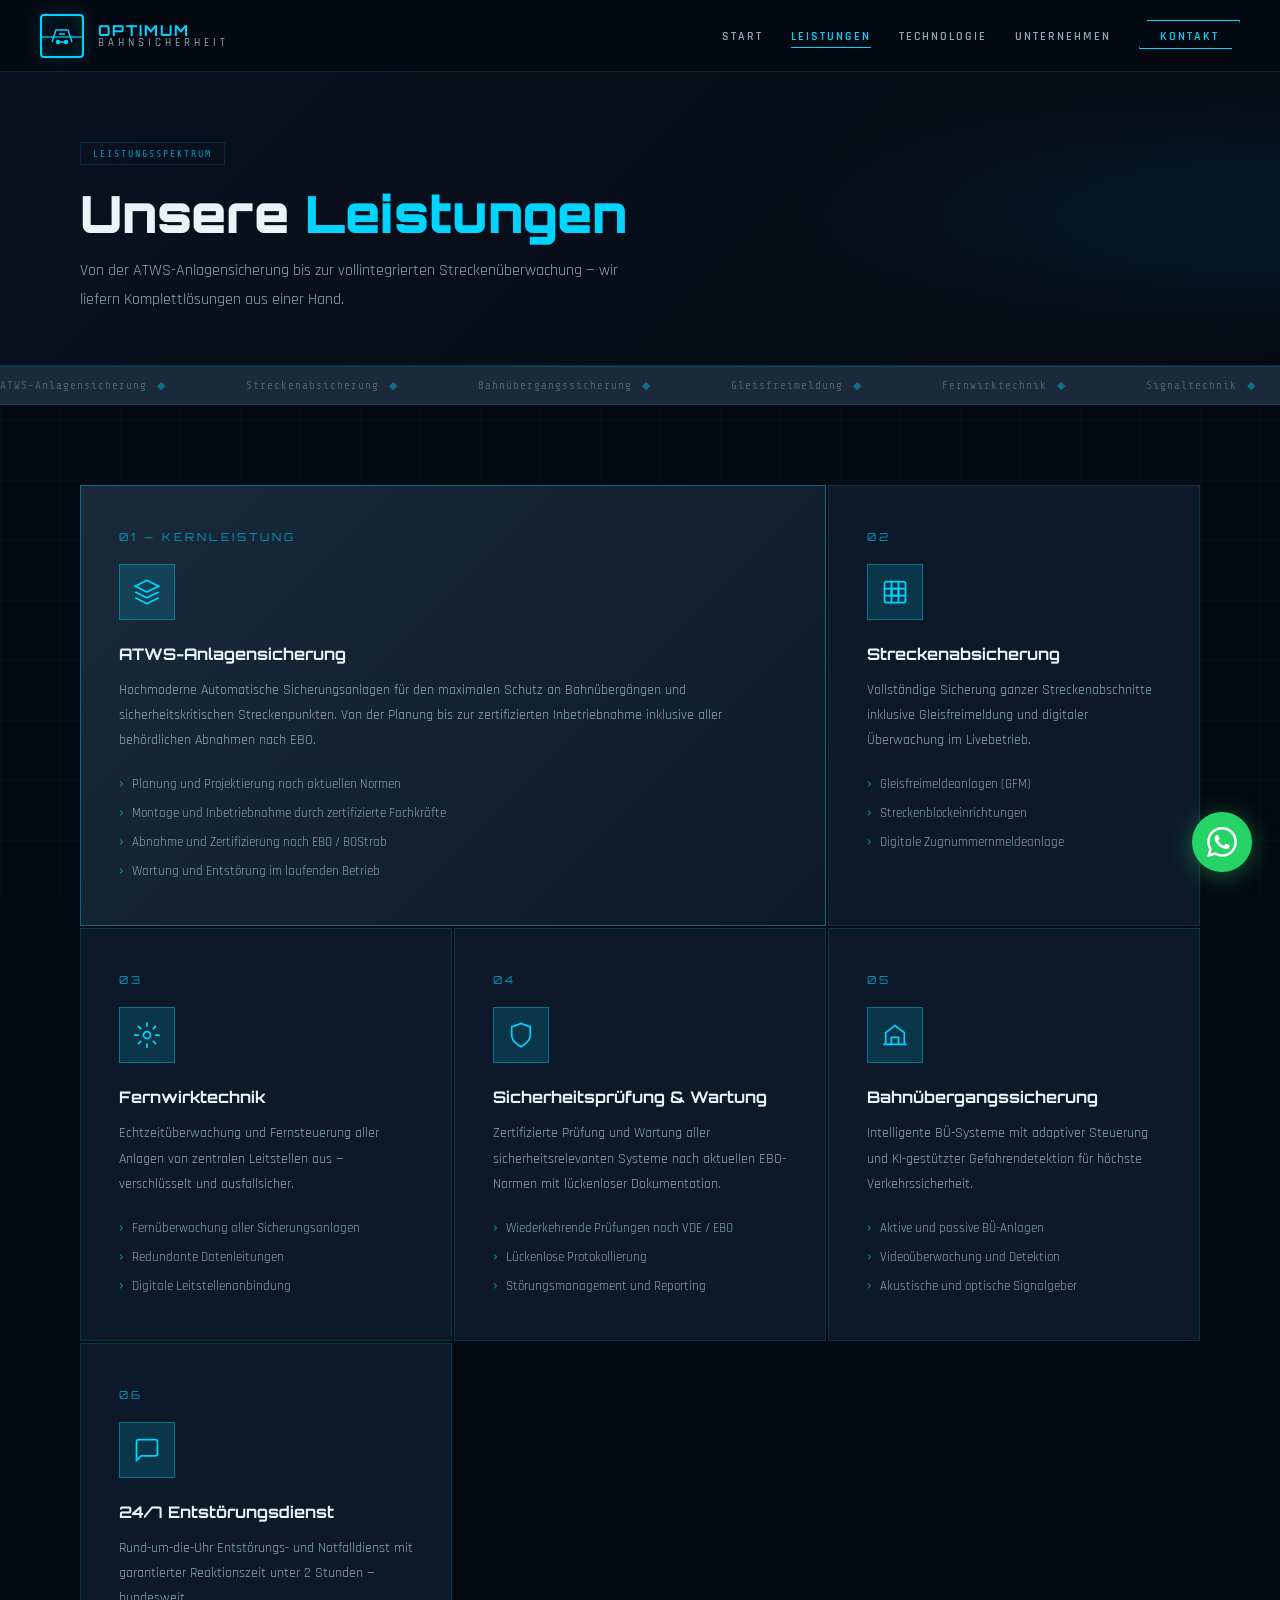
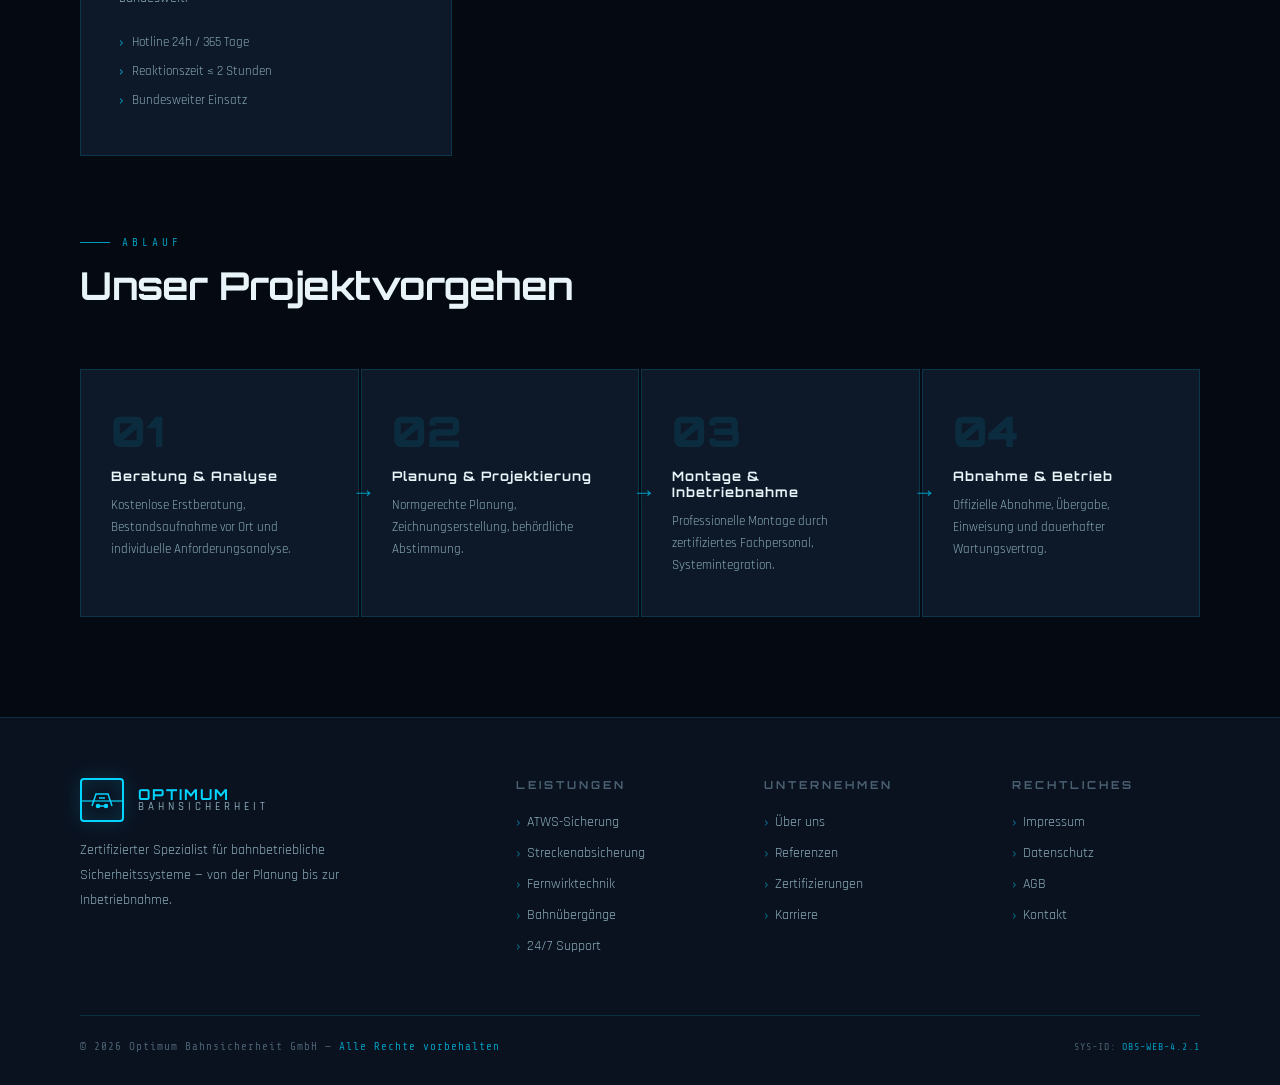
<file: leistungen.html>
<!DOCTYPE html>
<html lang="de">
<head>
<meta charset="UTF-8">
<meta name="viewport" content="width=device-width, initial-scale=1.0">
<title>Leistungen – Optimum Bahnsicherheit</title>
<link rel="stylesheet" href="shared.css">
<style>
  .full-services { position: relative; z-index: 2; padding: 80px; }
  .services-grid { display: grid; grid-template-columns: repeat(3, 1fr); gap: 2px; }
  .service-card { background: var(--bg-card); border: 1px solid var(--border); padding: 44px 38px; position: relative; overflow: hidden; transition: all 0.3s; }
  .service-card::before { content: ''; position: absolute; inset: 0; background: linear-gradient(135deg, var(--cyan-glow), transparent); opacity: 0; transition: opacity 0.3s; }
  .service-card:hover { border-color: var(--border-bright); transform: translateY(-4px); box-shadow: 0 20px 60px rgba(0,0,0,0.5), 0 0 40px var(--cyan-glow); }
  .service-card:hover::before { opacity: 1; }
  .service-card.featured { grid-column: span 2; background: linear-gradient(135deg, var(--steel) 0%, var(--bg-card) 100%); border-color: var(--border-bright); }
  .card-num { font-family: 'Orbitron', sans-serif; font-size: 11px; color: var(--cyan-dim); letter-spacing: 3px; margin-bottom: 20px; }
  .card-icon { width: 56px; height: 56px; border: 1px solid var(--border-bright); display: flex; align-items: center; justify-content: center; margin-bottom: 24px; background: var(--cyan-glow); }
  .card-icon svg { width: 28px; height: 28px; stroke: var(--cyan); fill: none; stroke-width: 1.5; }
  .card-title { font-family: 'Orbitron', sans-serif; font-size: 16px; font-weight: 700; margin-bottom: 14px; }
  .card-desc { font-size: 14px; color: var(--grey); line-height: 1.8; }
  .card-features { list-style: none; margin-top: 20px; display: flex; flex-direction: column; gap: 8px; }
  .card-features li { font-size: 13px; color: var(--grey); display: flex; align-items: center; gap: 8px; }
  .card-features li::before { content: '›'; color: var(--cyan); font-size: 16px; }

  /* PROCESS */
  .process { position: relative; z-index: 2; padding: 0 80px 100px; }
  .process-grid { display: grid; grid-template-columns: repeat(4, 1fr); gap: 2px; margin-top: 60px; }
  .process-step { background: var(--bg-card); border: 1px solid var(--border); padding: 40px 30px; position: relative; }
  .process-step::after { content: '→'; position: absolute; right: -18px; top: 50%; transform: translateY(-50%); color: var(--cyan-dim); font-size: 24px; z-index: 1; }
  .process-step:last-child::after { display: none; }
  .step-num { font-family: 'Orbitron', sans-serif; font-size: 42px; font-weight: 900; color: rgba(0,212,255,0.1); line-height: 1; margin-bottom: 16px; }
  .step-title { font-family: 'Orbitron', sans-serif; font-size: 13px; font-weight: 700; margin-bottom: 10px; letter-spacing: 1px; }
  .step-desc { font-size: 13px; color: var(--grey); line-height: 1.7; }

  @media (max-width: 900px) {
    .full-services { padding: 40px 24px; }
    .services-grid { grid-template-columns: 1fr; }
    .service-card.featured { grid-column: auto; }
    .process { padding: 0 24px 60px; }
    .process-grid { grid-template-columns: 1fr 1fr; }
    .process-step::after { display: none; }
  }
</style>
</head>
<body>

<!-- NAV -->
<nav>
  <a href="index.html" class="nav-logo">
    <div class="logo-icon">
      <svg width="24" height="24" viewBox="0 0 24 24" fill="none" stroke="#00d4ff" stroke-width="1.5"><path d="M2 18L6 6h12l4 12"/><path d="M6 18h12"/><path d="M9 10h6"/><circle cx="8" cy="18" r="1.5" fill="#00d4ff"/><circle cx="16" cy="18" r="1.5" fill="#00d4ff"/></svg>
    </div>
    <div class="logo-text"><span class="logo-top">OPTIMUM</span><span class="logo-bottom">Bahnsicherheit</span></div>
  </a>
  <button class="nav-mobile-toggle" onclick="document.querySelector('.nav-links').classList.toggle('open')">☰</button>
  <ul class="nav-links">
    <li><a href="index.html">Start</a></li>
    <li><a href="leistungen.html" class="active">Leistungen</a></li>
    <li><a href="technologie.html">Technologie</a></li>
    <li><a href="unternehmen.html">Unternehmen</a></li>
    <li><a href="kontakt.html" class="nav-cta">Kontakt</a></li>
  </ul>
</nav>

<div class="page-content">
  <!-- PAGE HERO -->
  <div class="page-hero">
    <div class="page-hero-badge">LEISTUNGSSPEKTRUM</div>
    <h1>Unsere <span>Leistungen</span></h1>
    <p>Von der ATWS-Anlagensicherung bis zur vollintegrierten Streckenüberwachung — wir liefern Komplettlösungen aus einer Hand.</p>
  </div>

  <!-- TICKER -->
  <div class="ticker">
    <div class="ticker-inner">
      <span class="ticker-item">ATWS-Anlagensicherung <span class="ticker-sep">◆</span></span>
      <span class="ticker-item">Streckenabsicherung <span class="ticker-sep">◆</span></span>
      <span class="ticker-item">Bahnübergangssicherung <span class="ticker-sep">◆</span></span>
      <span class="ticker-item">Gleisfreimeldung <span class="ticker-sep">◆</span></span>
      <span class="ticker-item">Fernwirktechnik <span class="ticker-sep">◆</span></span>
      <span class="ticker-item">Signaltechnik <span class="ticker-sep">◆</span></span>
      <span class="ticker-item">ATWS-Anlagensicherung <span class="ticker-sep">◆</span></span>
      <span class="ticker-item">Streckenabsicherung <span class="ticker-sep">◆</span></span>
      <span class="ticker-item">Bahnübergangssicherung <span class="ticker-sep">◆</span></span>
      <span class="ticker-item">Gleisfreimeldung <span class="ticker-sep">◆</span></span>
      <span class="ticker-item">Fernwirktechnik <span class="ticker-sep">◆</span></span>
      <span class="ticker-item">Signaltechnik <span class="ticker-sep">◆</span></span>
    </div>
  </div>

  <!-- ALL SERVICES -->
  <section class="full-services">
    <div class="services-grid">
      <div class="service-card featured">
        <div class="card-num">01 — KERNLEISTUNG</div>
        <div class="card-icon"><svg viewBox="0 0 24 24"><path d="M12 2L2 7l10 5 10-5-10-5z"/><path d="M2 17l10 5 10-5"/><path d="M2 12l10 5 10-5"/></svg></div>
        <h3 class="card-title">ATWS-Anlagensicherung</h3>
        <p class="card-desc">Hochmoderne Automatische Sicherungsanlagen für den maximalen Schutz an Bahnübergängen und sicherheitskritischen Streckenpunkten. Von der Planung bis zur zertifizierten Inbetriebnahme inklusive aller behördlichen Abnahmen nach EBO.</p>
        <ul class="card-features">
          <li>Planung und Projektierung nach aktuellen Normen</li>
          <li>Montage und Inbetriebnahme durch zertifizierte Fachkräfte</li>
          <li>Abnahme und Zertifizierung nach EBO / BOStrab</li>
          <li>Wartung und Entstörung im laufenden Betrieb</li>
        </ul>
      </div>

      <div class="service-card">
        <div class="card-num">02</div>
        <div class="card-icon"><svg viewBox="0 0 24 24"><rect x="3" y="3" width="18" height="18" rx="2"/><path d="M9 9h6v6H9z"/><path d="M9 3v18M15 3v18M3 9h18M3 15h18"/></svg></div>
        <h3 class="card-title">Streckenabsicherung</h3>
        <p class="card-desc">Vollständige Sicherung ganzer Streckenabschnitte inklusive Gleisfreimeldung und digitaler Überwachung im Livebetrieb.</p>
        <ul class="card-features">
          <li>Gleisfreimeldeanlagen (GFM)</li>
          <li>Streckenblockeinrichtungen</li>
          <li>Digitale Zugnummernmeldeanlage</li>
        </ul>
      </div>

      <div class="service-card">
        <div class="card-num">03</div>
        <div class="card-icon"><svg viewBox="0 0 24 24"><circle cx="12" cy="12" r="3"/><path d="M12 1v4M12 19v4M4.22 4.22l2.83 2.83M16.95 16.95l2.83 2.83M1 12h4M19 12h4M4.22 19.78l2.83-2.83M16.95 7.05l2.83-2.83"/></svg></div>
        <h3 class="card-title">Fernwirktechnik</h3>
        <p class="card-desc">Echtzeitüberwachung und Fernsteuerung aller Anlagen von zentralen Leitstellen aus — verschlüsselt und ausfallsicher.</p>
        <ul class="card-features">
          <li>Fernüberwachung aller Sicherungsanlagen</li>
          <li>Redundante Datenleitungen</li>
          <li>Digitale Leitstellenanbindung</li>
        </ul>
      </div>

      <div class="service-card">
        <div class="card-num">04</div>
        <div class="card-icon"><svg viewBox="0 0 24 24"><path d="M12 22s8-4 8-10V5l-8-3-8 3v7c0 6 8 10 8 10z"/></svg></div>
        <h3 class="card-title">Sicherheitsprüfung & Wartung</h3>
        <p class="card-desc">Zertifizierte Prüfung und Wartung aller sicherheitsrelevanten Systeme nach aktuellen EBO-Normen mit lückenloser Dokumentation.</p>
        <ul class="card-features">
          <li>Wiederkehrende Prüfungen nach VDE / EBO</li>
          <li>Lückenlose Protokollierung</li>
          <li>Störungsmanagement und Reporting</li>
        </ul>
      </div>

      <div class="service-card">
        <div class="card-num">05</div>
        <div class="card-icon"><svg viewBox="0 0 24 24"><path d="M2 20h20M4 20V10l8-6 8 6v10"/><path d="M9 20v-6h6v6"/></svg></div>
        <h3 class="card-title">Bahnübergangssicherung</h3>
        <p class="card-desc">Intelligente BÜ-Systeme mit adaptiver Steuerung und KI-gestützter Gefahrendetektion für höchste Verkehrssicherheit.</p>
        <ul class="card-features">
          <li>Aktive und passive BÜ-Anlagen</li>
          <li>Videoüberwachung und Detektion</li>
          <li>Akustische und optische Signalgeber</li>
        </ul>
      </div>

      <div class="service-card">
        <div class="card-num">06</div>
        <div class="card-icon"><svg viewBox="0 0 24 24"><path d="M21 15a2 2 0 0 1-2 2H7l-4 4V5a2 2 0 0 1 2-2h14a2 2 0 0 1 2 2z"/></svg></div>
        <h3 class="card-title">24/7 Entstörungs­dienst</h3>
        <p class="card-desc">Rund-um-die-Uhr Entstörungs- und Notfalldienst mit garantierter Reaktionszeit unter 2 Stunden — bundesweit.</p>
        <ul class="card-features">
          <li>Hotline 24h / 365 Tage</li>
          <li>Reaktionszeit ≤ 2 Stunden</li>
          <li>Bundesweiter Einsatz</li>
        </ul>
      </div>
    </div>
  </section>

  <!-- PROCESS -->
  <section class="process">
    <div class="section-label">Ablauf</div>
    <h2 class="section-title">Unser Projektvorgehen</h2>
    <div class="process-grid">
      <div class="process-step">
        <div class="step-num">01</div>
        <div class="step-title">Beratung & Analyse</div>
        <p class="step-desc">Kostenlose Erstberatung, Bestandsaufnahme vor Ort und individuelle Anforderungsanalyse.</p>
      </div>
      <div class="process-step">
        <div class="step-num">02</div>
        <div class="step-title">Planung & Projektierung</div>
        <p class="step-desc">Normgerechte Planung, Zeichnungserstellung, behördliche Abstimmung.</p>
      </div>
      <div class="process-step">
        <div class="step-num">03</div>
        <div class="step-title">Montage & Inbetriebnahme</div>
        <p class="step-desc">Professionelle Montage durch zertifiziertes Fachpersonal, Systemintegration.</p>
      </div>
      <div class="process-step">
        <div class="step-num">04</div>
        <div class="step-title">Abnahme & Betrieb</div>
        <p class="step-desc">Offizielle Abnahme, Übergabe, Einweisung und dauerhafter Wartungsvertrag.</p>
      </div>
    </div>
  </section>

  <!-- FOOTER -->
  <footer>
    <div class="footer-grid">
      <div class="footer-brand">
        <a href="index.html" class="nav-logo"><div class="logo-icon"><svg width="24" height="24" viewBox="0 0 24 24" fill="none" stroke="#00d4ff" stroke-width="1.5"><path d="M2 18L6 6h12l4 12"/><path d="M6 18h12"/><path d="M9 10h6"/><circle cx="8" cy="18" r="1.5" fill="#00d4ff"/><circle cx="16" cy="18" r="1.5" fill="#00d4ff"/></svg></div><div class="logo-text"><span class="logo-top">OPTIMUM</span><span class="logo-bottom">Bahnsicherheit</span></div></a>
        <p>Zertifizierter Spezialist für bahnbetriebliche Sicherheitssysteme — von der Planung bis zur Inbetriebnahme.</p>
      </div>
      <div class="footer-col"><h4>Leistungen</h4><ul><li><a href="leistungen.html">ATWS-Sicherung</a></li><li><a href="leistungen.html">Streckenabsicherung</a></li><li><a href="leistungen.html">Fernwirktechnik</a></li><li><a href="leistungen.html">Bahnübergänge</a></li><li><a href="leistungen.html">24/7 Support</a></li></ul></div>
      <div class="footer-col"><h4>Unternehmen</h4><ul><li><a href="unternehmen.html">Über uns</a></li><li><a href="unternehmen.html">Referenzen</a></li><li><a href="unternehmen.html">Zertifizierungen</a></li><li><a href="kontakt.html">Karriere</a></li></ul></div>
      <div class="footer-col"><h4>Rechtliches</h4><ul><li><a href="#">Impressum</a></li><li><a href="#">Datenschutz</a></li><li><a href="#">AGB</a></li><li><a href="kontakt.html">Kontakt</a></li></ul></div>
    </div>
    <div class="footer-bottom">
      <p>© 2026 Optimum Bahnsicherheit GmbH — <span>Alle Rechte vorbehalten</span></p>
      <p style="font-family:'Share Tech Mono',monospace;font-size:10px;color:var(--grey-dark);">SYS-ID: <span style="color:var(--cyan-dim);">OBS-WEB-4.2.1</span></p>
    </div>
  </footer>
</div>

<!-- WHATSAPP WIDGET -->
<div class="wa-widget">
  <div class="wa-popup" id="waPopup">
    <button class="wa-close" onclick="toggleWA()">✕</button>
    <div class="wa-popup-header">
      <div class="wa-avatar">🚂</div>
      <div class="wa-header-text">
        <strong>Optimum Bahnsicherheit</strong>
        <span><span class="wa-status-dot"></span> Online — Antwort in Minuten</span>
      </div>
    </div>
    <div class="wa-chat-area">
      <div class="wa-bubble">Hallo! 👋 Fragen zu unseren Leistungen? Schreiben Sie uns — wir helfen sofort weiter.<span class="wa-bubble-time">Heute, 08:00 Uhr</span></div>
    </div>
    <div class="wa-input-area">
      <input class="wa-input" type="text" placeholder="Ihre Nachricht ..." id="waInput" onkeydown="if(event.key==='Enter')sendWA()">
      <button class="wa-send" onclick="sendWA()"><svg width="18" height="18" viewBox="0 0 24 24" fill="none" stroke="white" stroke-width="2"><line x1="22" y1="2" x2="11" y2="13"/><polygon points="22 2 15 22 11 13 2 9 22 2" fill="white" stroke="none"/></svg></button>
    </div>
  </div>
  <button class="wa-btn" onclick="toggleWA()"><svg width="30" height="30" viewBox="0 0 24 24" fill="white"><path d="M17.472 14.382c-.297-.149-1.758-.867-2.03-.967-.273-.099-.471-.148-.67.15-.197.297-.767.966-.94 1.164-.173.199-.347.223-.644.075-.297-.15-1.255-.463-2.39-1.475-.883-.788-1.48-1.761-1.653-2.059-.173-.297-.018-.458.13-.606.134-.133.298-.347.446-.52.149-.174.198-.298.298-.497.099-.198.05-.371-.025-.52-.075-.149-.669-1.612-.916-2.207-.242-.579-.487-.5-.669-.51-.173-.008-.371-.01-.57-.01-.198 0-.52.074-.792.372-.272.297-1.04 1.016-1.04 2.479 0 1.462 1.065 2.875 1.213 3.074.149.198 2.096 3.2 5.077 4.487.709.306 1.262.489 1.694.625.712.227 1.36.195 1.871.118.571-.085 1.758-.719 2.006-1.413.248-.694.248-1.289.173-1.413-.074-.124-.272-.198-.57-.347m-5.421 7.403h-.004a9.87 9.87 0 01-5.031-1.378l-.361-.214-3.741.982.998-3.648-.235-.374a9.86 9.86 0 01-1.51-5.26c.001-5.45 4.436-9.884 9.888-9.884 2.64 0 5.122 1.03 6.988 2.898a9.825 9.825 0 012.893 6.994c-.003 5.45-4.437 9.884-9.885 9.884m8.413-18.297A11.815 11.815 0 0012.05 0C5.495 0 .16 5.335.157 11.892c0 2.096.547 4.142 1.588 5.945L.057 24l6.305-1.654a11.882 11.882 0 005.683 1.448h.005c6.554 0 11.89-5.335 11.893-11.893a11.821 11.821 0 00-3.48-8.413z"/></svg></button>
</div>
<script>
function toggleWA() { document.getElementById('waPopup').classList.toggle('open'); }
function sendWA() { const i=document.getElementById('waInput'); const m=i.value.trim(); if(!m)return; window.open(`https://wa.me/49YOURPHONENUMBER?text=${encodeURIComponent(m)}`,'_blank'); i.value=''; }
</script>
</body>
</html>
</file>
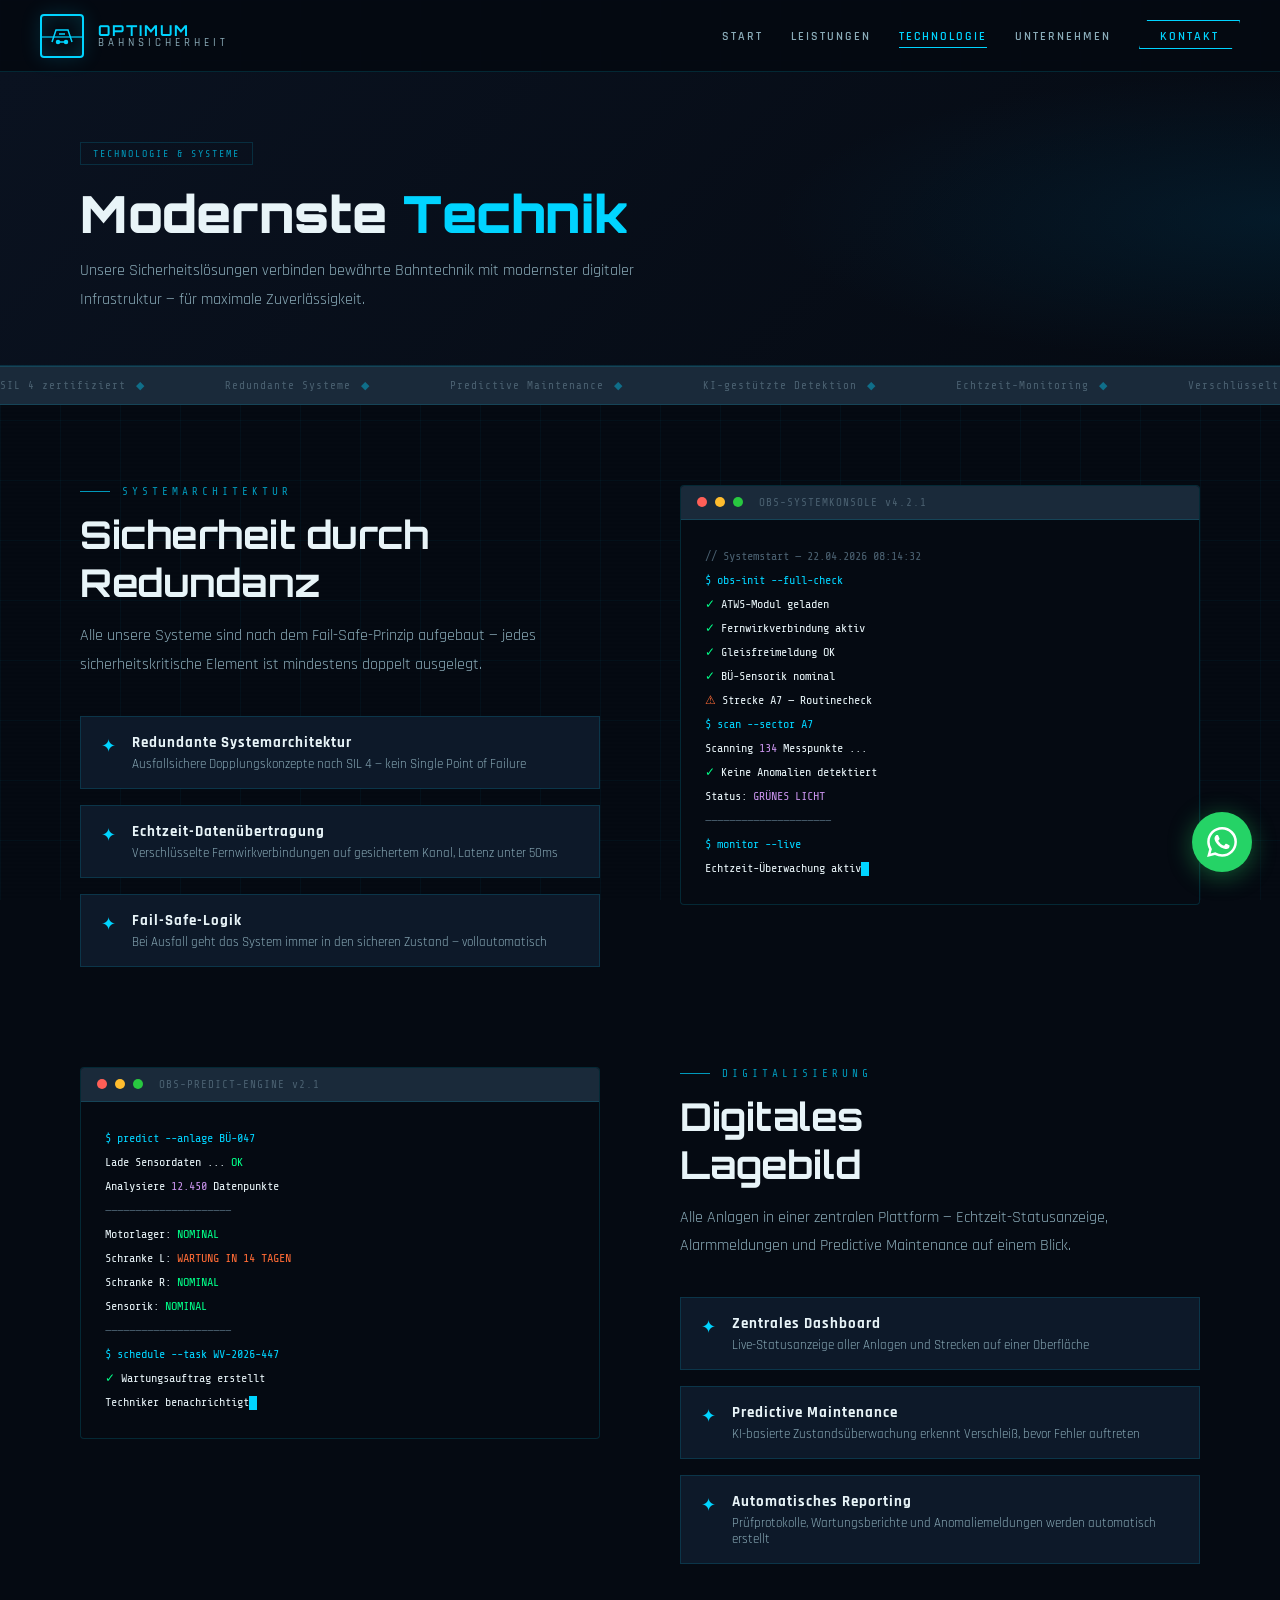
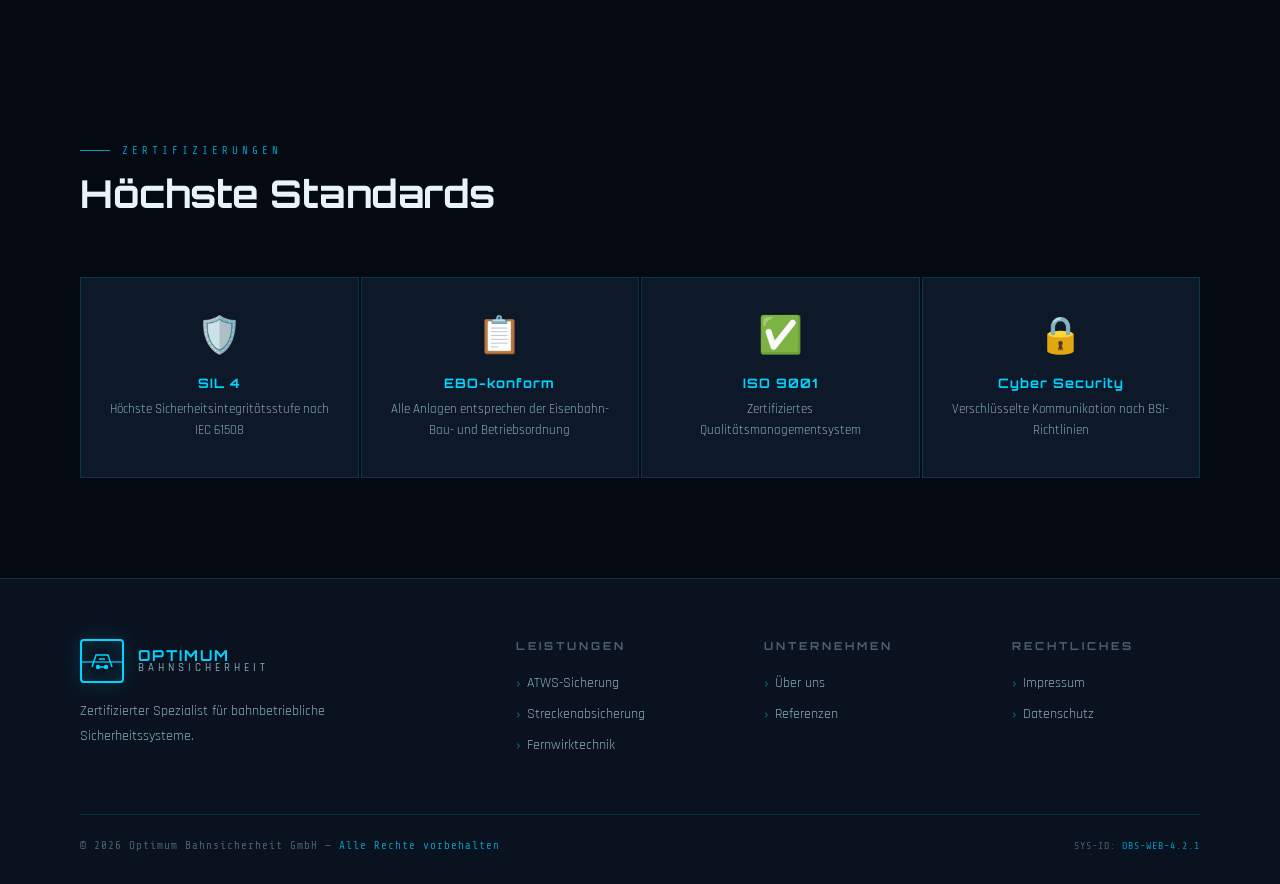
<file: technologie.html>
<!DOCTYPE html>
<html lang="de">
<head>
<meta charset="UTF-8">
<meta name="viewport" content="width=device-width, initial-scale=1.0">
<title>Technologie – Optimum Bahnsicherheit</title>
<link rel="stylesheet" href="shared.css">
<style>
  .tech-main { position: relative; z-index: 2; padding: 80px; }
  .tech-grid { display: grid; grid-template-columns: 1fr 1fr; gap: 80px; align-items: start; margin-bottom: 100px; }
  .tech-grid.reverse { direction: rtl; }
  .tech-grid.reverse > * { direction: ltr; }

  .terminal { background: var(--bg-deep); border: 1px solid var(--border); border-radius: 4px; overflow: hidden; }
  .terminal-bar { background: var(--steel); padding: 10px 16px; display: flex; align-items: center; gap: 8px; border-bottom: 1px solid var(--border); }
  .t-dot { width: 10px; height: 10px; border-radius: 50%; }
  .t-dot.red { background: #ff5f57; } .t-dot.yellow { background: #ffbd2e; } .t-dot.green { background: #28c840; }
  .terminal-title { font-family: 'Share Tech Mono', monospace; font-size: 11px; color: var(--grey-dark); margin-left: 8px; letter-spacing: 1px; }
  .terminal-body { padding: 24px; font-family: 'Share Tech Mono', monospace; font-size: 12px; line-height: 2; }
  .t-line { display: block; }
  .t-cmd { color: var(--cyan); } .t-ok { color: #00ff88; } .t-warn { color: var(--orange); } .t-dim { color: var(--grey-dark); } .t-val { color: #c792ea; }
  .cursor-blink { display: inline-block; width: 8px; height: 14px; background: var(--cyan); vertical-align: middle; animation: blink 1s step-end infinite; }
  @keyframes blink { 0%, 100% { opacity: 1; } 50% { opacity: 0; } }

  .tech-list { list-style: none; display: flex; flex-direction: column; gap: 16px; margin-top: 36px; }
  .tech-list li { display: flex; align-items: flex-start; gap: 16px; padding: 16px 20px; border: 1px solid var(--border); background: var(--bg-card); transition: border-color 0.2s; }
  .tech-list li:hover { border-color: var(--border-bright); }
  .tech-check { color: var(--cyan); font-size: 18px; margin-top: 2px; flex-shrink: 0; }
  .tech-item-title { font-weight: 700; letter-spacing: 1px; font-size: 15px; margin-bottom: 4px; }
  .tech-item-desc { font-size: 13px; color: var(--grey); }

  /* CERT SECTION */
  .certs { position: relative; z-index: 2; padding: 0 80px 100px; }
  .certs-grid { display: grid; grid-template-columns: repeat(4, 1fr); gap: 2px; margin-top: 60px; }
  .cert-card { background: var(--bg-card); border: 1px solid var(--border); padding: 36px 28px; text-align: center; transition: all 0.2s; }
  .cert-card:hover { border-color: var(--border-bright); }
  .cert-icon { font-size: 36px; margin-bottom: 16px; }
  .cert-name { font-family: 'Orbitron', sans-serif; font-size: 13px; font-weight: 700; color: var(--cyan); letter-spacing: 1px; margin-bottom: 8px; }
  .cert-desc { font-size: 13px; color: var(--grey); line-height: 1.6; }

  @media (max-width: 900px) {
    .tech-main { padding: 40px 24px; }
    .tech-grid { grid-template-columns: 1fr; gap: 40px; }
    .certs { padding: 0 24px 60px; }
    .certs-grid { grid-template-columns: 1fr 1fr; }
  }
</style>
</head>
<body>

<nav>
  <a href="index.html" class="nav-logo">
    <div class="logo-icon"><svg width="24" height="24" viewBox="0 0 24 24" fill="none" stroke="#00d4ff" stroke-width="1.5"><path d="M2 18L6 6h12l4 12"/><path d="M6 18h12"/><path d="M9 10h6"/><circle cx="8" cy="18" r="1.5" fill="#00d4ff"/><circle cx="16" cy="18" r="1.5" fill="#00d4ff"/></svg></div>
    <div class="logo-text"><span class="logo-top">OPTIMUM</span><span class="logo-bottom">Bahnsicherheit</span></div>
  </a>
  <button class="nav-mobile-toggle" onclick="document.querySelector('.nav-links').classList.toggle('open')">☰</button>
  <ul class="nav-links">
    <li><a href="index.html">Start</a></li>
    <li><a href="leistungen.html">Leistungen</a></li>
    <li><a href="technologie.html" class="active">Technologie</a></li>
    <li><a href="unternehmen.html">Unternehmen</a></li>
    <li><a href="kontakt.html" class="nav-cta">Kontakt</a></li>
  </ul>
</nav>

<div class="page-content">
  <div class="page-hero">
    <div class="page-hero-badge">TECHNOLOGIE & SYSTEME</div>
    <h1>Modernste <span>Technik</span></h1>
    <p>Unsere Sicherheitslösungen verbinden bewährte Bahntechnik mit modernster digitaler Infrastruktur — für maximale Zuverlässigkeit.</p>
  </div>

  <div class="ticker">
    <div class="ticker-inner">
      <span class="ticker-item">SIL 4 zertifiziert <span class="ticker-sep">◆</span></span>
      <span class="ticker-item">Redundante Systeme <span class="ticker-sep">◆</span></span>
      <span class="ticker-item">Predictive Maintenance <span class="ticker-sep">◆</span></span>
      <span class="ticker-item">KI-gestützte Detektion <span class="ticker-sep">◆</span></span>
      <span class="ticker-item">Echtzeit-Monitoring <span class="ticker-sep">◆</span></span>
      <span class="ticker-item">Verschlüsselte Fernwirkung <span class="ticker-sep">◆</span></span>
      <span class="ticker-item">SIL 4 zertifiziert <span class="ticker-sep">◆</span></span>
      <span class="ticker-item">Redundante Systeme <span class="ticker-sep">◆</span></span>
      <span class="ticker-item">Predictive Maintenance <span class="ticker-sep">◆</span></span>
      <span class="ticker-item">KI-gestützte Detektion <span class="ticker-sep">◆</span></span>
      <span class="ticker-item">Echtzeit-Monitoring <span class="ticker-sep">◆</span></span>
      <span class="ticker-item">Verschlüsselte Fernwirkung <span class="ticker-sep">◆</span></span>
    </div>
  </div>

  <section class="tech-main">
    <!-- BLOCK 1 -->
    <div class="tech-grid">
      <div>
        <div class="section-label">Systemarchitektur</div>
        <h2 class="section-title">Sicherheit durch<br>Redundanz</h2>
        <p class="section-desc">Alle unsere Systeme sind nach dem Fail-Safe-Prinzip aufgebaut — jedes sicherheitskritische Element ist mindestens doppelt ausgelegt.</p>
        <ul class="tech-list">
          <li><span class="tech-check">✦</span><div><div class="tech-item-title">Redundante Systemarchitektur</div><div class="tech-item-desc">Ausfallsichere Dopplungskonzepte nach SIL 4 — kein Single Point of Failure</div></div></li>
          <li><span class="tech-check">✦</span><div><div class="tech-item-title">Echtzeit-Datenübertragung</div><div class="tech-item-desc">Verschlüsselte Fernwirkverbindungen auf gesichertem Kanal, Latenz unter 50ms</div></div></li>
          <li><span class="tech-check">✦</span><div><div class="tech-item-title">Fail-Safe-Logik</div><div class="tech-item-desc">Bei Ausfall geht das System immer in den sicheren Zustand — vollautomatisch</div></div></li>
        </ul>
      </div>
      <div class="terminal">
        <div class="terminal-bar">
          <span class="t-dot red"></span><span class="t-dot yellow"></span><span class="t-dot green"></span>
          <span class="terminal-title">OBS-SYSTEMKONSOLE v4.2.1</span>
        </div>
        <div class="terminal-body">
          <span class="t-line"><span class="t-dim">// Systemstart — 22.04.2026 08:14:32</span></span>
          <span class="t-line"><span class="t-cmd">$ obs-init --full-check</span></span>
          <span class="t-line"><span class="t-ok">✓</span> ATWS-Modul geladen</span>
          <span class="t-line"><span class="t-ok">✓</span> Fernwirkverbindung aktiv</span>
          <span class="t-line"><span class="t-ok">✓</span> Gleisfreimeldung OK</span>
          <span class="t-line"><span class="t-ok">✓</span> BÜ-Sensorik nominal</span>
          <span class="t-line"><span class="t-warn">⚠</span> Strecke A7 — Routinecheck</span>
          <span class="t-line"><span class="t-cmd">$ scan --sector A7</span></span>
          <span class="t-line">Scanning <span class="t-val">134</span> Messpunkte ...</span>
          <span class="t-line"><span class="t-ok">✓</span> Keine Anomalien detektiert</span>
          <span class="t-line">Status: <span class="t-val">GRÜNES LICHT</span></span>
          <span class="t-line"><span class="t-dim">—————————————————————</span></span>
          <span class="t-line"><span class="t-cmd">$ monitor --live</span></span>
          <span class="t-line">Echtzeit-Überwachung aktiv<span class="cursor-blink"></span></span>
        </div>
      </div>
    </div>

    <!-- BLOCK 2 -->
    <div class="tech-grid reverse">
      <div>
        <div class="section-label">Digitalisierung</div>
        <h2 class="section-title">Digitales<br>Lagebild</h2>
        <p class="section-desc">Alle Anlagen in einer zentralen Plattform — Echtzeit-Statusanzeige, Alarmmeldungen und Predictive Maintenance auf einem Blick.</p>
        <ul class="tech-list">
          <li><span class="tech-check">✦</span><div><div class="tech-item-title">Zentrales Dashboard</div><div class="tech-item-desc">Live-Statusanzeige aller Anlagen und Strecken auf einer Oberfläche</div></div></li>
          <li><span class="tech-check">✦</span><div><div class="tech-item-title">Predictive Maintenance</div><div class="tech-item-desc">KI-basierte Zustandsüberwachung erkennt Verschleiß, bevor Fehler auftreten</div></div></li>
          <li><span class="tech-check">✦</span><div><div class="tech-item-title">Automatisches Reporting</div><div class="tech-item-desc">Prüfprotokolle, Wartungsberichte und Anomaliemeldungen werden automatisch erstellt</div></div></li>
        </ul>
      </div>
      <div class="terminal">
        <div class="terminal-bar">
          <span class="t-dot red"></span><span class="t-dot yellow"></span><span class="t-dot green"></span>
          <span class="terminal-title">OBS-PREDICT-ENGINE v2.1</span>
        </div>
        <div class="terminal-body">
          <span class="t-line"><span class="t-cmd">$ predict --anlage BÜ-047</span></span>
          <span class="t-line">Lade Sensordaten ... <span class="t-ok">OK</span></span>
          <span class="t-line">Analysiere <span class="t-val">12.450</span> Datenpunkte</span>
          <span class="t-line"><span class="t-dim">—————————————————————</span></span>
          <span class="t-line">Motorlager: <span class="t-ok">NOMINAL</span></span>
          <span class="t-line">Schranke L: <span class="t-warn">WARTUNG IN 14 TAGEN</span></span>
          <span class="t-line">Schranke R: <span class="t-ok">NOMINAL</span></span>
          <span class="t-line">Sensorik:   <span class="t-ok">NOMINAL</span></span>
          <span class="t-line"><span class="t-dim">—————————————————————</span></span>
          <span class="t-line"><span class="t-cmd">$ schedule --task WV-2026-447</span></span>
          <span class="t-line"><span class="t-ok">✓</span> Wartungsauftrag erstellt</span>
          <span class="t-line">Techniker benachrichtigt<span class="cursor-blink"></span></span>
        </div>
      </div>
    </div>
  </section>

  <!-- CERTIFICATIONS -->
  <section class="certs">
    <div class="section-label">Zertifizierungen</div>
    <h2 class="section-title">Höchste Standards</h2>
    <div class="certs-grid">
      <div class="cert-card"><div class="cert-icon">🛡️</div><div class="cert-name">SIL 4</div><div class="cert-desc">Höchste Sicherheitsintegritätsstufe nach IEC 61508</div></div>
      <div class="cert-card"><div class="cert-icon">📋</div><div class="cert-name">EBO-konform</div><div class="cert-desc">Alle Anlagen entsprechen der Eisenbahn-Bau- und Betriebsordnung</div></div>
      <div class="cert-card"><div class="cert-icon">✅</div><div class="cert-name">ISO 9001</div><div class="cert-desc">Zertifiziertes Qualitätsmanagementsystem</div></div>
      <div class="cert-card"><div class="cert-icon">🔒</div><div class="cert-name">Cyber Security</div><div class="cert-desc">Verschlüsselte Kommunikation nach BSI-Richtlinien</div></div>
    </div>
  </section>

  <footer>
    <div class="footer-grid">
      <div class="footer-brand"><a href="index.html" class="nav-logo"><div class="logo-icon"><svg width="24" height="24" viewBox="0 0 24 24" fill="none" stroke="#00d4ff" stroke-width="1.5"><path d="M2 18L6 6h12l4 12"/><path d="M6 18h12"/><path d="M9 10h6"/><circle cx="8" cy="18" r="1.5" fill="#00d4ff"/><circle cx="16" cy="18" r="1.5" fill="#00d4ff"/></svg></div><div class="logo-text"><span class="logo-top">OPTIMUM</span><span class="logo-bottom">Bahnsicherheit</span></div></a><p>Zertifizierter Spezialist für bahnbetriebliche Sicherheitssysteme.</p></div>
      <div class="footer-col"><h4>Leistungen</h4><ul><li><a href="leistungen.html">ATWS-Sicherung</a></li><li><a href="leistungen.html">Streckenabsicherung</a></li><li><a href="leistungen.html">Fernwirktechnik</a></li></ul></div>
      <div class="footer-col"><h4>Unternehmen</h4><ul><li><a href="unternehmen.html">Über uns</a></li><li><a href="unternehmen.html">Referenzen</a></li></ul></div>
      <div class="footer-col"><h4>Rechtliches</h4><ul><li><a href="#">Impressum</a></li><li><a href="#">Datenschutz</a></li></ul></div>
    </div>
    <div class="footer-bottom">
      <p>© 2026 Optimum Bahnsicherheit GmbH — <span>Alle Rechte vorbehalten</span></p>
      <p style="font-family:'Share Tech Mono',monospace;font-size:10px;color:var(--grey-dark);">SYS-ID: <span style="color:var(--cyan-dim);">OBS-WEB-4.2.1</span></p>
    </div>
  </footer>
</div>

<div class="wa-widget">
  <div class="wa-popup" id="waPopup">
    <button class="wa-close" onclick="toggleWA()">✕</button>
    <div class="wa-popup-header"><div class="wa-avatar">🚂</div><div class="wa-header-text"><strong>Optimum Bahnsicherheit</strong><span><span class="wa-status-dot"></span> Online</span></div></div>
    <div class="wa-chat-area"><div class="wa-bubble">Hallo! 👋 Technische Fragen? Wir antworten schnell.<span class="wa-bubble-time">Heute, 08:00 Uhr</span></div></div>
    <div class="wa-input-area"><input class="wa-input" type="text" placeholder="Ihre Nachricht ..." id="waInput" onkeydown="if(event.key==='Enter')sendWA()"><button class="wa-send" onclick="sendWA()"><svg width="18" height="18" viewBox="0 0 24 24" fill="none" stroke="white" stroke-width="2"><line x1="22" y1="2" x2="11" y2="13"/><polygon points="22 2 15 22 11 13 2 9 22 2" fill="white" stroke="none"/></svg></button></div>
  </div>
  <button class="wa-btn" onclick="toggleWA()"><svg width="30" height="30" viewBox="0 0 24 24" fill="white"><path d="M17.472 14.382c-.297-.149-1.758-.867-2.03-.967-.273-.099-.471-.148-.67.15-.197.297-.767.966-.94 1.164-.173.199-.347.223-.644.075-.297-.15-1.255-.463-2.39-1.475-.883-.788-1.48-1.761-1.653-2.059-.173-.297-.018-.458.13-.606.134-.133.298-.347.446-.52.149-.174.198-.298.298-.497.099-.198.05-.371-.025-.52-.075-.149-.669-1.612-.916-2.207-.242-.579-.487-.5-.669-.51-.173-.008-.371-.01-.57-.01-.198 0-.52.074-.792.372-.272.297-1.04 1.016-1.04 2.479 0 1.462 1.065 2.875 1.213 3.074.149.198 2.096 3.2 5.077 4.487.709.306 1.262.489 1.694.625.712.227 1.36.195 1.871.118.571-.085 1.758-.719 2.006-1.413.248-.694.248-1.289.173-1.413-.074-.124-.272-.198-.57-.347m-5.421 7.403h-.004a9.87 9.87 0 01-5.031-1.378l-.361-.214-3.741.982.998-3.648-.235-.374a9.86 9.86 0 01-1.51-5.26c.001-5.45 4.436-9.884 9.888-9.884 2.64 0 5.122 1.03 6.988 2.898a9.825 9.825 0 012.893 6.994c-.003 5.45-4.437 9.884-9.885 9.884m8.413-18.297A11.815 11.815 0 0012.05 0C5.495 0 .16 5.335.157 11.892c0 2.096.547 4.142 1.588 5.945L.057 24l6.305-1.654a11.882 11.882 0 005.683 1.448h.005c6.554 0 11.89-5.335 11.893-11.893a11.821 11.821 0 00-3.48-8.413z"/></svg></button>
</div>
<script>
function toggleWA() { document.getElementById('waPopup').classList.toggle('open'); }
function sendWA() { const i=document.getElementById('waInput'); const m=i.value.trim(); if(!m)return; window.open(`https://wa.me/49YOURPHONENUMBER?text=${encodeURIComponent(m)}`,'_blank'); i.value=''; }
</script>
</body>
</html>
</file>
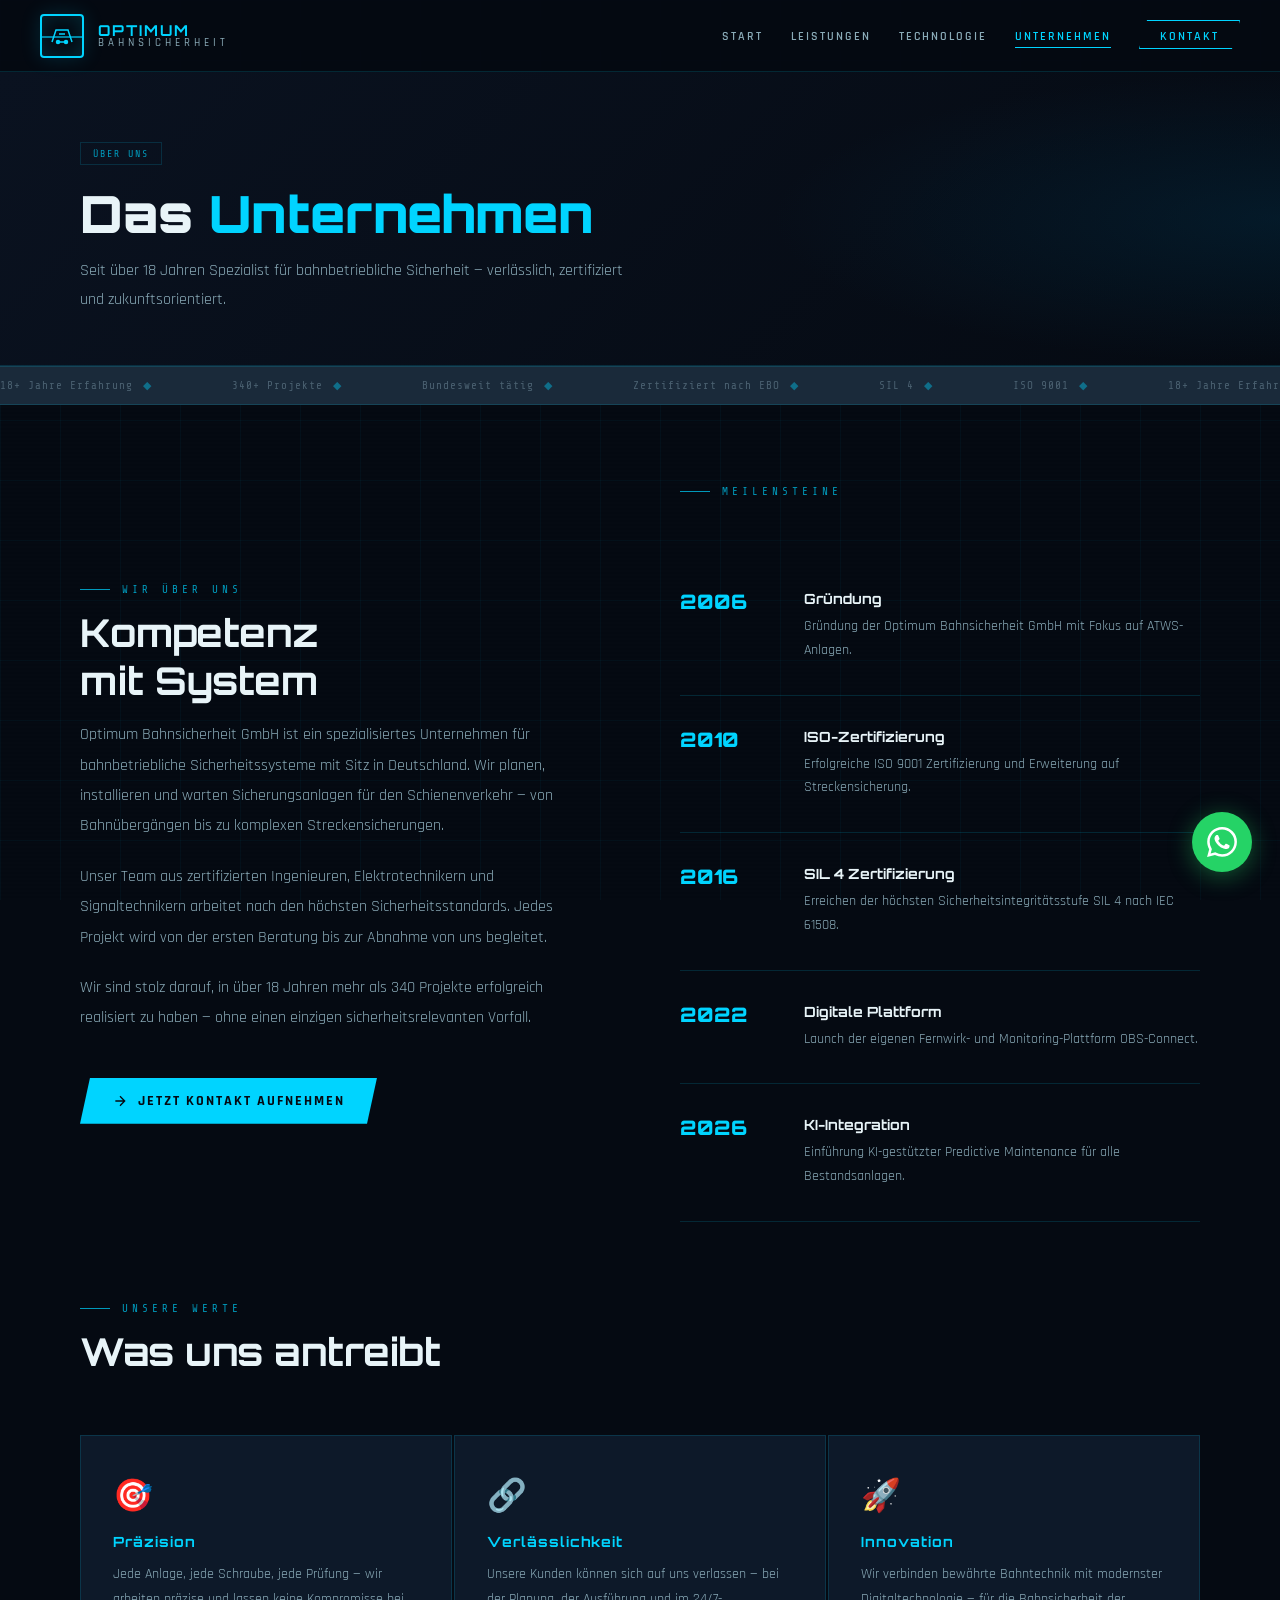
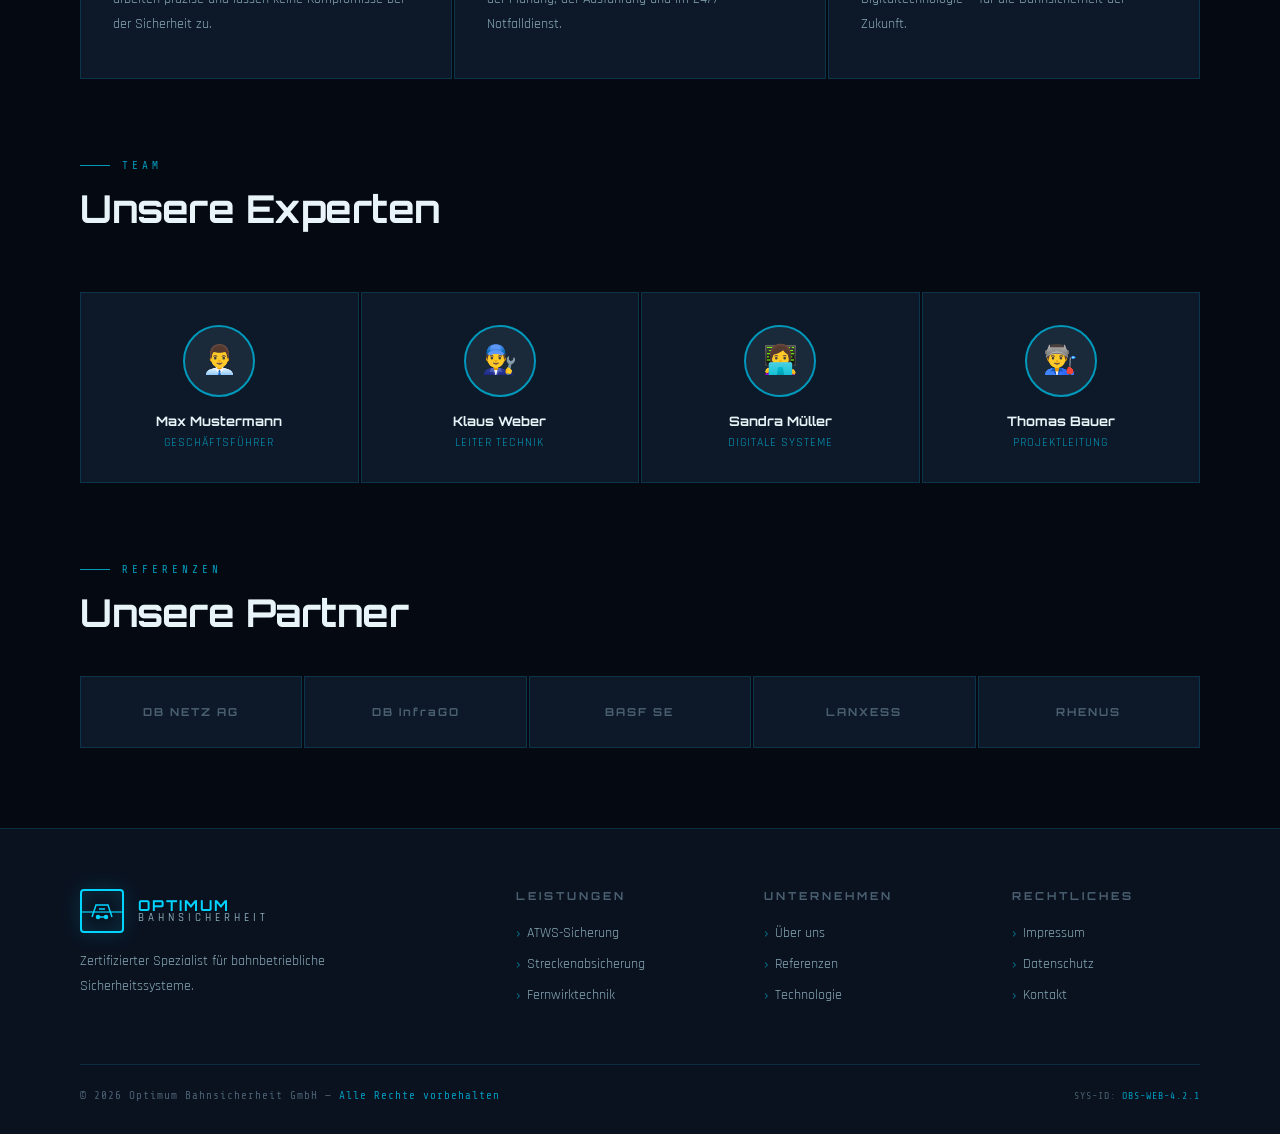
<file: unternehmen.html>
<!DOCTYPE html>
<html lang="de">
<head>
<meta charset="UTF-8">
<meta name="viewport" content="width=device-width, initial-scale=1.0">
<title>Unternehmen – Optimum Bahnsicherheit</title>
<link rel="stylesheet" href="shared.css">
<style>
  .about-main { position: relative; z-index: 2; padding: 80px; }
  .about-grid { display: grid; grid-template-columns: 1fr 1fr; gap: 80px; margin-bottom: 80px; align-items: center; }
  .about-text p { font-size: 16px; color: var(--grey); line-height: 1.9; margin-bottom: 20px; }

  /* Values */
  .values-grid { display: grid; grid-template-columns: repeat(3, 1fr); gap: 2px; margin-top: 60px; margin-bottom: 80px; }
  .value-card { background: var(--bg-card); border: 1px solid var(--border); padding: 40px 32px; transition: border-color 0.2s; }
  .value-card:hover { border-color: var(--border-bright); }
  .value-icon { font-size: 32px; margin-bottom: 16px; }
  .value-title { font-family: 'Orbitron', sans-serif; font-size: 14px; font-weight: 700; color: var(--cyan); letter-spacing: 1px; margin-bottom: 12px; }
  .value-desc { font-size: 14px; color: var(--grey); line-height: 1.8; }

  /* Team */
  .team-grid { display: grid; grid-template-columns: repeat(4, 1fr); gap: 2px; margin-top: 60px; }
  .team-card { background: var(--bg-card); border: 1px solid var(--border); padding: 32px 24px; text-align: center; transition: all 0.2s; }
  .team-card:hover { border-color: var(--border-bright); }
  .team-avatar { width: 72px; height: 72px; border-radius: 50%; border: 2px solid var(--cyan-dim); background: var(--steel); display: flex; align-items: center; justify-content: center; margin: 0 auto 16px; font-size: 28px; }
  .team-name { font-family: 'Orbitron', sans-serif; font-size: 13px; font-weight: 700; margin-bottom: 6px; }
  .team-role { font-size: 12px; color: var(--cyan-dim); letter-spacing: 1px; text-transform: uppercase; }

  /* Refs */
  .refs { position: relative; z-index: 2; padding: 0 80px 80px; }
  .refs-grid { display: grid; grid-template-columns: repeat(5, 1fr); gap: 2px; margin-top: 40px; }
  .ref-box { border: 1px solid var(--border); padding: 28px 20px; display: flex; align-items: center; justify-content: center; background: var(--bg-card); transition: all 0.2s; cursor: pointer; }
  .ref-box:hover { border-color: var(--border-bright); background: var(--steel); }
  .ref-name { font-family: 'Orbitron', sans-serif; font-size: 11px; color: var(--grey-dark); letter-spacing: 2px; font-weight: 700; transition: color 0.2s; }
  .ref-box:hover .ref-name { color: var(--cyan); }

  /* Timeline */
  .timeline { margin-top: 60px; display: flex; flex-direction: column; gap: 0; }
  .tl-item { display: grid; grid-template-columns: 100px 1fr; gap: 24px; padding: 32px 0; border-bottom: 1px solid var(--border); }
  .tl-year { font-family: 'Orbitron', sans-serif; font-size: 20px; font-weight: 900; color: var(--cyan); line-height: 1.2; }
  .tl-content-title { font-family: 'Orbitron', sans-serif; font-size: 14px; font-weight: 700; margin-bottom: 8px; }
  .tl-content-desc { font-size: 14px; color: var(--grey); line-height: 1.7; }

  @media (max-width: 900px) {
    .about-main { padding: 40px 24px; }
    .about-grid { grid-template-columns: 1fr; gap: 40px; }
    .values-grid { grid-template-columns: 1fr; }
    .team-grid { grid-template-columns: 1fr 1fr; }
    .refs { padding: 0 24px 60px; }
    .refs-grid { grid-template-columns: repeat(3, 1fr); }
  }
</style>
</head>
<body>
<nav>
  <a href="index.html" class="nav-logo">
    <div class="logo-icon"><svg width="24" height="24" viewBox="0 0 24 24" fill="none" stroke="#00d4ff" stroke-width="1.5"><path d="M2 18L6 6h12l4 12"/><path d="M6 18h12"/><path d="M9 10h6"/><circle cx="8" cy="18" r="1.5" fill="#00d4ff"/><circle cx="16" cy="18" r="1.5" fill="#00d4ff"/></svg></div>
    <div class="logo-text"><span class="logo-top">OPTIMUM</span><span class="logo-bottom">Bahnsicherheit</span></div>
  </a>
  <button class="nav-mobile-toggle" onclick="document.querySelector('.nav-links').classList.toggle('open')">☰</button>
  <ul class="nav-links">
    <li><a href="index.html">Start</a></li>
    <li><a href="leistungen.html">Leistungen</a></li>
    <li><a href="technologie.html">Technologie</a></li>
    <li><a href="unternehmen.html" class="active">Unternehmen</a></li>
    <li><a href="kontakt.html" class="nav-cta">Kontakt</a></li>
  </ul>
</nav>

<div class="page-content">
  <div class="page-hero">
    <div class="page-hero-badge">ÜBER UNS</div>
    <h1>Das <span>Unternehmen</span></h1>
    <p>Seit über 18 Jahren Spezialist für bahnbetriebliche Sicherheit — verlässlich, zertifiziert und zukunftsorientiert.</p>
  </div>

  <div class="ticker">
    <div class="ticker-inner">
      <span class="ticker-item">18+ Jahre Erfahrung <span class="ticker-sep">◆</span></span>
      <span class="ticker-item">340+ Projekte <span class="ticker-sep">◆</span></span>
      <span class="ticker-item">Bundesweit tätig <span class="ticker-sep">◆</span></span>
      <span class="ticker-item">Zertifiziert nach EBO <span class="ticker-sep">◆</span></span>
      <span class="ticker-item">SIL 4 <span class="ticker-sep">◆</span></span>
      <span class="ticker-item">ISO 9001 <span class="ticker-sep">◆</span></span>
      <span class="ticker-item">18+ Jahre Erfahrung <span class="ticker-sep">◆</span></span>
      <span class="ticker-item">340+ Projekte <span class="ticker-sep">◆</span></span>
      <span class="ticker-item">Bundesweit tätig <span class="ticker-sep">◆</span></span>
      <span class="ticker-item">Zertifiziert nach EBO <span class="ticker-sep">◆</span></span>
      <span class="ticker-item">SIL 4 <span class="ticker-sep">◆</span></span>
      <span class="ticker-item">ISO 9001 <span class="ticker-sep">◆</span></span>
    </div>
  </div>

  <section class="about-main">
    <!-- ABOUT TEXT + TIMELINE -->
    <div class="about-grid">
      <div class="about-text">
        <div class="section-label">Wir über uns</div>
        <h2 class="section-title">Kompetenz<br>mit System</h2>
        <p>Optimum Bahnsicherheit GmbH ist ein spezialisiertes Unternehmen für bahnbetriebliche Sicherheitssysteme mit Sitz in Deutschland. Wir planen, installieren und warten Sicherungsanlagen für den Schienenverkehr — von Bahnübergängen bis zu komplexen Streckensicherungen.</p>
        <p>Unser Team aus zertifizierten Ingenieuren, Elektrotechnikern und Signaltechnikern arbeitet nach den höchsten Sicherheitsstandards. Jedes Projekt wird von der ersten Beratung bis zur Abnahme von uns begleitet.</p>
        <p>Wir sind stolz darauf, in über 18 Jahren mehr als 340 Projekte erfolgreich realisiert zu haben — ohne einen einzigen sicherheitsrelevanten Vorfall.</p>
        <a href="kontakt.html" class="btn-primary" style="margin-top:24px;">
          <svg width="16" height="16" viewBox="0 0 24 24" fill="none" stroke="currentColor" stroke-width="2"><path d="M5 12h14M12 5l7 7-7 7"/></svg>
          Jetzt Kontakt aufnehmen
        </a>
      </div>
      <div>
        <div class="section-label">Meilensteine</div>
        <div class="timeline">
          <div class="tl-item"><div class="tl-year">2006</div><div><div class="tl-content-title">Gründung</div><div class="tl-content-desc">Gründung der Optimum Bahnsicherheit GmbH mit Fokus auf ATWS-Anlagen.</div></div></div>
          <div class="tl-item"><div class="tl-year">2010</div><div><div class="tl-content-title">ISO-Zertifizierung</div><div class="tl-content-desc">Erfolgreiche ISO 9001 Zertifizierung und Erweiterung auf Streckensicherung.</div></div></div>
          <div class="tl-item"><div class="tl-year">2016</div><div><div class="tl-content-title">SIL 4 Zertifizierung</div><div class="tl-content-desc">Erreichen der höchsten Sicherheitsintegritätsstufe SIL 4 nach IEC 61508.</div></div></div>
          <div class="tl-item"><div class="tl-year">2022</div><div><div class="tl-content-title">Digitale Plattform</div><div class="tl-content-desc">Launch der eigenen Fernwirk- und Monitoring-Plattform OBS-Connect.</div></div></div>
          <div class="tl-item"><div class="tl-year">2026</div><div><div class="tl-content-title">KI-Integration</div><div class="tl-content-desc">Einführung KI-gestützter Predictive Maintenance für alle Bestandsanlagen.</div></div></div>
        </div>
      </div>
    </div>

    <!-- VALUES -->
    <div class="section-label">Unsere Werte</div>
    <h2 class="section-title">Was uns antreibt</h2>
    <div class="values-grid">
      <div class="value-card"><div class="value-icon">🎯</div><div class="value-title">Präzision</div><div class="value-desc">Jede Anlage, jede Schraube, jede Prüfung — wir arbeiten präzise und lassen keine Kompromisse bei der Sicherheit zu.</div></div>
      <div class="value-card"><div class="value-icon">🔗</div><div class="value-title">Verlässlichkeit</div><div class="value-desc">Unsere Kunden können sich auf uns verlassen — bei der Planung, der Ausführung und im 24/7-Notfalldienst.</div></div>
      <div class="value-card"><div class="value-icon">🚀</div><div class="value-title">Innovation</div><div class="value-desc">Wir verbinden bewährte Bahntechnik mit modernster Digitaltechnologie — für die Bahnsicherheit der Zukunft.</div></div>
    </div>

    <!-- TEAM -->
    <div class="section-label">Team</div>
    <h2 class="section-title">Unsere Experten</h2>
    <div class="team-grid">
      <div class="team-card"><div class="team-avatar">👨‍💼</div><div class="team-name">Max Mustermann</div><div class="team-role">Geschäftsführer</div></div>
      <div class="team-card"><div class="team-avatar">👨‍🔧</div><div class="team-name">Klaus Weber</div><div class="team-role">Leiter Technik</div></div>
      <div class="team-card"><div class="team-avatar">👩‍💻</div><div class="team-name">Sandra Müller</div><div class="team-role">Digitale Systeme</div></div>
      <div class="team-card"><div class="team-avatar">👨‍🏭</div><div class="team-name">Thomas Bauer</div><div class="team-role">Projektleitung</div></div>
    </div>
  </section>

  <!-- REFERENCES -->
  <section class="refs">
    <div class="section-label">Referenzen</div>
    <h2 class="section-title">Unsere Partner</h2>
    <div class="refs-grid">
      <div class="ref-box"><span class="ref-name">DB NETZ AG</span></div>
      <div class="ref-box"><span class="ref-name">DB InfraGO</span></div>
      <div class="ref-box"><span class="ref-name">BASF SE</span></div>
      <div class="ref-box"><span class="ref-name">LANXESS</span></div>
      <div class="ref-box"><span class="ref-name">RHENUS</span></div>
    </div>
  </section>

  <footer>
    <div class="footer-grid">
      <div class="footer-brand"><a href="index.html" class="nav-logo"><div class="logo-icon"><svg width="24" height="24" viewBox="0 0 24 24" fill="none" stroke="#00d4ff" stroke-width="1.5"><path d="M2 18L6 6h12l4 12"/><path d="M6 18h12"/><path d="M9 10h6"/><circle cx="8" cy="18" r="1.5" fill="#00d4ff"/><circle cx="16" cy="18" r="1.5" fill="#00d4ff"/></svg></div><div class="logo-text"><span class="logo-top">OPTIMUM</span><span class="logo-bottom">Bahnsicherheit</span></div></a><p>Zertifizierter Spezialist für bahnbetriebliche Sicherheitssysteme.</p></div>
      <div class="footer-col"><h4>Leistungen</h4><ul><li><a href="leistungen.html">ATWS-Sicherung</a></li><li><a href="leistungen.html">Streckenabsicherung</a></li><li><a href="leistungen.html">Fernwirktechnik</a></li></ul></div>
      <div class="footer-col"><h4>Unternehmen</h4><ul><li><a href="unternehmen.html">Über uns</a></li><li><a href="unternehmen.html">Referenzen</a></li><li><a href="technologie.html">Technologie</a></li></ul></div>
      <div class="footer-col"><h4>Rechtliches</h4><ul><li><a href="#">Impressum</a></li><li><a href="#">Datenschutz</a></li><li><a href="kontakt.html">Kontakt</a></li></ul></div>
    </div>
    <div class="footer-bottom"><p>© 2026 Optimum Bahnsicherheit GmbH — <span>Alle Rechte vorbehalten</span></p><p style="font-family:'Share Tech Mono',monospace;font-size:10px;color:var(--grey-dark);">SYS-ID: <span style="color:var(--cyan-dim);">OBS-WEB-4.2.1</span></p></div>
  </footer>
</div>

<div class="wa-widget">
  <div class="wa-popup" id="waPopup">
    <button class="wa-close" onclick="toggleWA()">✕</button>
    <div class="wa-popup-header"><div class="wa-avatar">🚂</div><div class="wa-header-text"><strong>Optimum Bahnsicherheit</strong><span><span class="wa-status-dot"></span> Online</span></div></div>
    <div class="wa-chat-area"><div class="wa-bubble">Hallo! 👋 Möchten Sie mehr über uns erfahren? Schreiben Sie uns!<span class="wa-bubble-time">Heute, 08:00 Uhr</span></div></div>
    <div class="wa-input-area"><input class="wa-input" type="text" placeholder="Ihre Nachricht ..." id="waInput" onkeydown="if(event.key==='Enter')sendWA()"><button class="wa-send" onclick="sendWA()"><svg width="18" height="18" viewBox="0 0 24 24" fill="none" stroke="white" stroke-width="2"><line x1="22" y1="2" x2="11" y2="13"/><polygon points="22 2 15 22 11 13 2 9 22 2" fill="white" stroke="none"/></svg></button></div>
  </div>
  <button class="wa-btn" onclick="toggleWA()"><svg width="30" height="30" viewBox="0 0 24 24" fill="white"><path d="M17.472 14.382c-.297-.149-1.758-.867-2.03-.967-.273-.099-.471-.148-.67.15-.197.297-.767.966-.94 1.164-.173.199-.347.223-.644.075-.297-.15-1.255-.463-2.39-1.475-.883-.788-1.48-1.761-1.653-2.059-.173-.297-.018-.458.13-.606.134-.133.298-.347.446-.52.149-.174.198-.298.298-.497.099-.198.05-.371-.025-.52-.075-.149-.669-1.612-.916-2.207-.242-.579-.487-.5-.669-.51-.173-.008-.371-.01-.57-.01-.198 0-.52.074-.792.372-.272.297-1.04 1.016-1.04 2.479 0 1.462 1.065 2.875 1.213 3.074.149.198 2.096 3.2 5.077 4.487.709.306 1.262.489 1.694.625.712.227 1.36.195 1.871.118.571-.085 1.758-.719 2.006-1.413.248-.694.248-1.289.173-1.413-.074-.124-.272-.198-.57-.347m-5.421 7.403h-.004a9.87 9.87 0 01-5.031-1.378l-.361-.214-3.741.982.998-3.648-.235-.374a9.86 9.86 0 01-1.51-5.26c.001-5.45 4.436-9.884 9.888-9.884 2.64 0 5.122 1.03 6.988 2.898a9.825 9.825 0 012.893 6.994c-.003 5.45-4.437 9.884-9.885 9.884m8.413-18.297A11.815 11.815 0 0012.05 0C5.495 0 .16 5.335.157 11.892c0 2.096.547 4.142 1.588 5.945L.057 24l6.305-1.654a11.882 11.882 0 005.683 1.448h.005c6.554 0 11.89-5.335 11.893-11.893a11.821 11.821 0 00-3.48-8.413z"/></svg></button>
</div>
<script>
function toggleWA() { document.getElementById('waPopup').classList.toggle('open'); }
function sendWA() { const i=document.getElementById('waInput'); const m=i.value.trim(); if(!m)return; window.open(`https://wa.me/49YOURPHONENUMBER?text=${encodeURIComponent(m)}`,'_blank'); i.value=''; }
</script>
</body>
</html>
</file>
<file: shared.css>
/* =============================================
   OPTIMUM BAHNSICHERHEIT — SHARED STYLES
   ============================================= */

@import url('https://fonts.googleapis.com/css2?family=Rajdhani:wght@300;400;500;600;700&family=Orbitron:wght@400;500;700;900&family=Share+Tech+Mono&display=swap');

:root {
  --bg-deep: #050a12;
  --bg-panel: #0a1220;
  --bg-card: #0d1929;
  --steel: #1a2a3a;
  --steel-light: #243545;
  --cyan: #00d4ff;
  --cyan-dim: #0099bb;
  --cyan-glow: rgba(0,212,255,0.15);
  --orange: #ff6b35;
  --orange-dim: rgba(255,107,53,0.7);
  --white: #e8f4f8;
  --grey: #8aabb8;
  --grey-dark: #4a6070;
  --grid: rgba(0,212,255,0.04);
  --border: rgba(0,212,255,0.15);
  --border-bright: rgba(0,212,255,0.4);
}

* { margin: 0; padding: 0; box-sizing: border-box; }
html { scroll-behavior: smooth; }

body {
  background: var(--bg-deep);
  color: var(--white);
  font-family: 'Rajdhani', sans-serif;
  overflow-x: hidden;
  cursor: crosshair;
  min-height: 100vh;
}

body::before {
  content: '';
  position: fixed; inset: 0;
  background-image:
    linear-gradient(var(--grid) 1px, transparent 1px),
    linear-gradient(90deg, var(--grid) 1px, transparent 1px);
  background-size: 60px 60px;
  pointer-events: none; z-index: 0;
}

body::after {
  content: '';
  position: fixed; inset: 0;
  background: repeating-linear-gradient(0deg, transparent, transparent 2px, rgba(0,0,0,0.03) 2px, rgba(0,0,0,0.03) 4px);
  pointer-events: none; z-index: 1;
}

::-webkit-scrollbar { width: 4px; }
::-webkit-scrollbar-track { background: var(--bg-deep); }
::-webkit-scrollbar-thumb { background: var(--cyan-dim); border-radius: 2px; }

/* NAV */
nav {
  position: fixed; top: 0; left: 0; right: 0;
  z-index: 1000;
  background: rgba(5,10,18,0.95);
  backdrop-filter: blur(20px);
  border-bottom: 1px solid var(--border);
  padding: 0 40px;
  display: flex; align-items: center; justify-content: space-between;
  height: 72px;
}

.nav-logo { display: flex; align-items: center; gap: 14px; text-decoration: none; }

.logo-icon {
  width: 44px; height: 44px;
  border: 2px solid var(--cyan); border-radius: 4px;
  display: flex; align-items: center; justify-content: center;
  position: relative; overflow: hidden;
  box-shadow: 0 0 20px var(--cyan-glow), inset 0 0 20px var(--cyan-glow);
}

.logo-icon::before {
  content: ''; position: absolute;
  width: 200%; height: 2px; background: var(--cyan); top: 50%;
  animation: scan 2s linear infinite; opacity: 0.6;
}

@keyframes scan {
  from { transform: translateX(-100%) translateY(-50%); }
  to   { transform: translateX(100%) translateY(-50%); }
}

.logo-icon svg { position: relative; z-index: 1; }

.logo-text { display: flex; flex-direction: column; line-height: 1; }
.logo-top { font-family: 'Orbitron', sans-serif; font-size: 15px; font-weight: 700; color: var(--cyan); letter-spacing: 2px; }
.logo-bottom { font-family: 'Rajdhani', sans-serif; font-size: 11px; font-weight: 500; color: var(--grey); letter-spacing: 4px; text-transform: uppercase; }

.nav-links { display: flex; align-items: center; gap: 28px; list-style: none; }

.nav-links a {
  color: var(--grey); text-decoration: none;
  font-size: 12px; font-weight: 600; letter-spacing: 2px; text-transform: uppercase;
  transition: color 0.2s; position: relative; padding-bottom: 4px;
}

.nav-links a::after {
  content: ''; position: absolute; bottom: 0; left: 0; right: 0;
  height: 1px; background: var(--cyan); transform: scaleX(0); transition: transform 0.2s;
}

.nav-links a:hover, .nav-links a.active { color: var(--cyan); }
.nav-links a:hover::after, .nav-links a.active::after { transform: scaleX(1); }

.nav-cta {
  background: transparent; border: 1px solid var(--cyan);
  color: var(--cyan) !important; padding: 8px 20px;
  font-family: 'Rajdhani', sans-serif; font-size: 12px; font-weight: 700;
  letter-spacing: 2px; text-transform: uppercase; cursor: pointer;
  transition: all 0.2s; text-decoration: none;
  clip-path: polygon(8px 0%, 100% 0%, calc(100% - 8px) 100%, 0% 100%);
}

.nav-cta:hover {
  background: var(--cyan) !important; color: var(--bg-deep) !important;
  box-shadow: 0 0 30px var(--cyan-glow);
}

.nav-mobile-toggle {
  display: none; background: none; border: 1px solid var(--border);
  color: var(--cyan); padding: 8px 12px; cursor: pointer; font-size: 18px;
}

/* BUTTONS */
.btn-primary {
  display: inline-flex; align-items: center; gap: 10px;
  background: var(--cyan); color: var(--bg-deep);
  padding: 14px 32px; font-family: 'Rajdhani', sans-serif;
  font-size: 14px; font-weight: 700; letter-spacing: 2px; text-transform: uppercase;
  text-decoration: none; border: none; cursor: pointer; transition: all 0.25s;
  clip-path: polygon(10px 0%, 100% 0%, calc(100% - 10px) 100%, 0% 100%);
}

.btn-primary:hover {
  background: white; box-shadow: 0 0 40px rgba(0,212,255,0.6); transform: translateY(-2px);
}

.btn-secondary {
  display: inline-flex; align-items: center; gap: 10px;
  background: transparent; color: var(--grey);
  padding: 14px 24px; font-family: 'Rajdhani', sans-serif;
  font-size: 14px; font-weight: 600; letter-spacing: 2px; text-transform: uppercase;
  text-decoration: none; border: 1px solid var(--steel-light); cursor: pointer; transition: all 0.25s;
}

.btn-secondary:hover { border-color: var(--cyan-dim); color: var(--white); }

/* SECTION LABELS */
.section-label {
  font-family: 'Share Tech Mono', monospace; font-size: 11px;
  color: var(--cyan-dim); letter-spacing: 4px; text-transform: uppercase;
  margin-bottom: 12px; display: flex; align-items: center; gap: 12px;
}
.section-label::before { content: ''; display: block; width: 30px; height: 1px; background: var(--cyan-dim); }

.section-title {
  font-family: 'Orbitron', sans-serif; font-size: clamp(24px, 3vw, 40px);
  font-weight: 700; letter-spacing: -0.5px; margin-bottom: 16px;
}

.section-desc { font-size: 16px; color: var(--grey); line-height: 1.8; }

/* PAGE WRAPPER */
.page-content { position: relative; z-index: 2; padding-top: 72px; }

/* PAGE HERO (subpages) */
.page-hero {
  padding: 70px 80px 50px;
  border-bottom: 1px solid var(--border);
  background: linear-gradient(135deg, var(--bg-panel) 0%, var(--bg-deep) 100%);
  position: relative; overflow: hidden;
}

.page-hero::after {
  content: ''; position: absolute; top: 0; right: 0; bottom: 0; left: 60%;
  background: radial-gradient(ellipse at right, rgba(0,60,90,0.3), transparent 70%);
}

.page-hero-badge {
  display: inline-flex; align-items: center; gap: 8px;
  border: 1px solid var(--border); padding: 5px 12px; margin-bottom: 20px;
  font-family: 'Share Tech Mono', monospace; font-size: 10px;
  color: var(--cyan-dim); letter-spacing: 2px;
}

.page-hero h1 {
  font-family: 'Orbitron', sans-serif; font-size: clamp(28px, 4vw, 52px);
  font-weight: 900; line-height: 1.1; margin-bottom: 16px;
}

.page-hero h1 span { color: var(--cyan); }

.page-hero p { font-size: 16px; color: var(--grey); max-width: 560px; line-height: 1.8; }

/* TICKER */
.ticker {
  background: var(--steel); border-top: 1px solid var(--border);
  border-bottom: 1px solid var(--border); padding: 12px 0; overflow: hidden;
  position: relative; z-index: 10;
}

.ticker-inner { display: flex; gap: 80px; animation: ticker 30s linear infinite; white-space: nowrap; }

@keyframes ticker {
  from { transform: translateX(0); }
  to   { transform: translateX(-50%); }
}

.ticker-item {
  display: inline-flex; align-items: center; gap: 10px;
  font-family: 'Share Tech Mono', monospace; font-size: 11px;
  color: var(--grey-dark); letter-spacing: 1px;
}
.ticker-sep { color: var(--cyan); opacity: 0.4; }

/* FOOTER */
footer {
  background: var(--bg-panel); border-top: 1px solid var(--border);
  padding: 60px 80px 32px; position: relative; z-index: 2;
}

.footer-grid {
  display: grid; grid-template-columns: 2fr 1fr 1fr 1fr;
  gap: 60px; margin-bottom: 48px;
}

.footer-brand p { font-size: 14px; color: var(--grey); line-height: 1.8; margin-top: 16px; max-width: 280px; }

.footer-col h4 {
  font-family: 'Orbitron', sans-serif; font-size: 11px; font-weight: 700;
  letter-spacing: 3px; color: var(--grey-dark); text-transform: uppercase; margin-bottom: 20px;
}

.footer-col ul { list-style: none; }
.footer-col ul li { margin-bottom: 10px; }
.footer-col ul li a {
  color: var(--grey); text-decoration: none; font-size: 14px;
  transition: color 0.2s; display: flex; align-items: center; gap: 6px;
}
.footer-col ul li a::before { content: '›'; color: var(--cyan-dim); font-size: 16px; }
.footer-col ul li a:hover { color: var(--cyan); }

.footer-bottom {
  display: flex; justify-content: space-between; align-items: center;
  padding-top: 24px; border-top: 1px solid var(--border);
}

.footer-bottom p { font-family: 'Share Tech Mono', monospace; font-size: 11px; color: var(--grey-dark); letter-spacing: 1px; }
.footer-bottom span { color: var(--cyan-dim); }

/* WHATSAPP WIDGET */
.wa-widget { position: fixed; bottom: 28px; right: 28px; z-index: 9999; }

.wa-btn {
  width: 60px; height: 60px; border-radius: 50%;
  background: #25d366;
  display: flex; align-items: center; justify-content: center;
  cursor: pointer; border: none;
  box-shadow: 0 4px 24px rgba(37,211,102,0.4), 0 0 0 0 rgba(37,211,102,0.3);
  animation: wa-pulse 2.5s ease-in-out infinite;
  transition: transform 0.2s;
}

.wa-btn:hover { transform: scale(1.1); }

@keyframes wa-pulse {
  0%   { box-shadow: 0 4px 24px rgba(37,211,102,0.4), 0 0 0 0 rgba(37,211,102,0.3); }
  50%  { box-shadow: 0 4px 24px rgba(37,211,102,0.4), 0 0 0 14px rgba(37,211,102,0); }
  100% { box-shadow: 0 4px 24px rgba(37,211,102,0.4), 0 0 0 0 rgba(37,211,102,0); }
}

.wa-popup {
  position: absolute; bottom: 74px; right: 0;
  width: 300px; background: #1a2a3a;
  border: 1px solid rgba(37,211,102,0.3); border-radius: 12px;
  overflow: hidden; display: none; flex-direction: column;
  box-shadow: 0 20px 60px rgba(0,0,0,0.5);
  animation: slideUp 0.3s ease;
}

.wa-popup.open { display: flex; }

@keyframes slideUp {
  from { opacity: 0; transform: translateY(20px); }
  to   { opacity: 1; transform: translateY(0); }
}

.wa-popup-header {
  background: #25d366; padding: 16px 18px;
  display: flex; align-items: center; gap: 12px;
}

.wa-avatar {
  width: 42px; height: 42px; border-radius: 50%;
  background: rgba(255,255,255,0.2);
  display: flex; align-items: center; justify-content: center;
  font-size: 20px;
}

.wa-header-text strong { display: block; font-size: 14px; font-weight: 700; color: white; }
.wa-header-text span { font-size: 11px; color: rgba(255,255,255,0.8); display: flex; align-items: center; gap: 4px; }
.wa-status-dot { width: 7px; height: 7px; border-radius: 50%; background: white; display: inline-block; animation: blink 2s ease-in-out infinite; }

@keyframes blink { 0%, 100% { opacity: 1; } 50% { opacity: 0.3; } }

.wa-chat-area {
  padding: 16px; background: #0d1929; min-height: 100px;
}

.wa-bubble {
  background: var(--steel); border-radius: 8px 8px 8px 2px;
  padding: 10px 14px; font-size: 13px; color: var(--white);
  line-height: 1.5; max-width: 90%; display: inline-block;
}

.wa-bubble-time { font-size: 10px; color: var(--grey-dark); margin-top: 4px; display: block; }

.wa-input-area {
  padding: 12px; display: flex; gap: 8px; align-items: center;
  border-top: 1px solid rgba(37,211,102,0.15);
}

.wa-input {
  flex: 1; background: var(--bg-card); border: 1px solid var(--border);
  color: var(--white); padding: 10px 14px; border-radius: 20px;
  font-family: 'Rajdhani', sans-serif; font-size: 14px; outline: none;
}

.wa-input:focus { border-color: #25d366; }

.wa-send {
  width: 38px; height: 38px; border-radius: 50%;
  background: #25d366; border: none; cursor: pointer;
  display: flex; align-items: center; justify-content: center;
  transition: background 0.2s;
}

.wa-send:hover { background: #1db954; }

.wa-close {
  position: absolute; top: 12px; right: 12px;
  background: none; border: none; color: rgba(255,255,255,0.7);
  cursor: pointer; font-size: 18px; line-height: 1;
}

/* BADGE DOT */
.badge-dot {
  width: 6px; height: 6px; border-radius: 50%; background: var(--orange);
  animation: blink 1.5s ease-in-out infinite; box-shadow: 0 0 8px var(--orange);
  display: inline-block;
}

/* MOBILE */
@media (max-width: 900px) {
  nav { padding: 0 20px; }
  .nav-links { display: none; flex-direction: column; position: absolute; top: 72px; left: 0; right: 0; background: rgba(5,10,18,0.98); border-bottom: 1px solid var(--border); padding: 20px; gap: 16px; }
  .nav-links.open { display: flex; }
  .nav-mobile-toggle { display: block; }
  .page-hero { padding: 50px 24px 36px; }
  footer { padding: 40px 24px 24px; }
  .footer-grid { grid-template-columns: 1fr 1fr; gap: 32px; }
  .footer-bottom { flex-direction: column; gap: 12px; text-align: center; }
}
</file>
